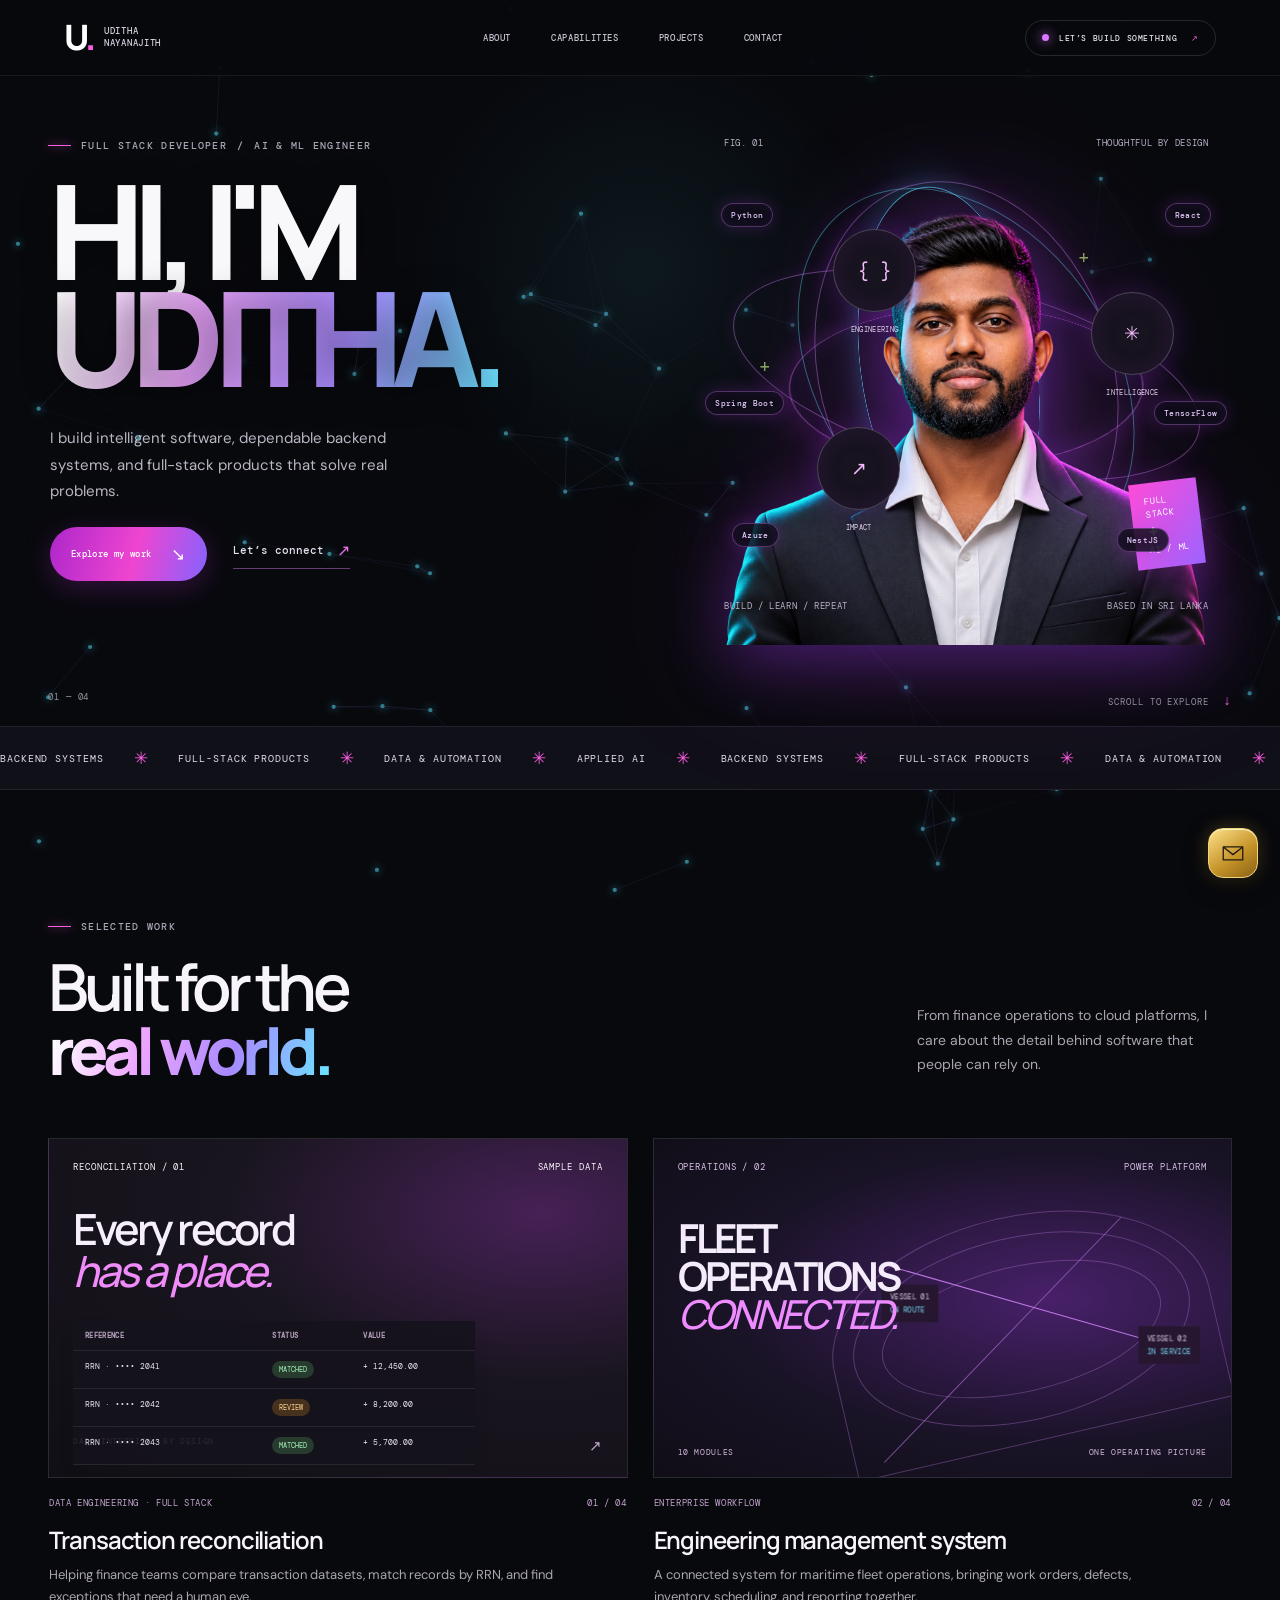
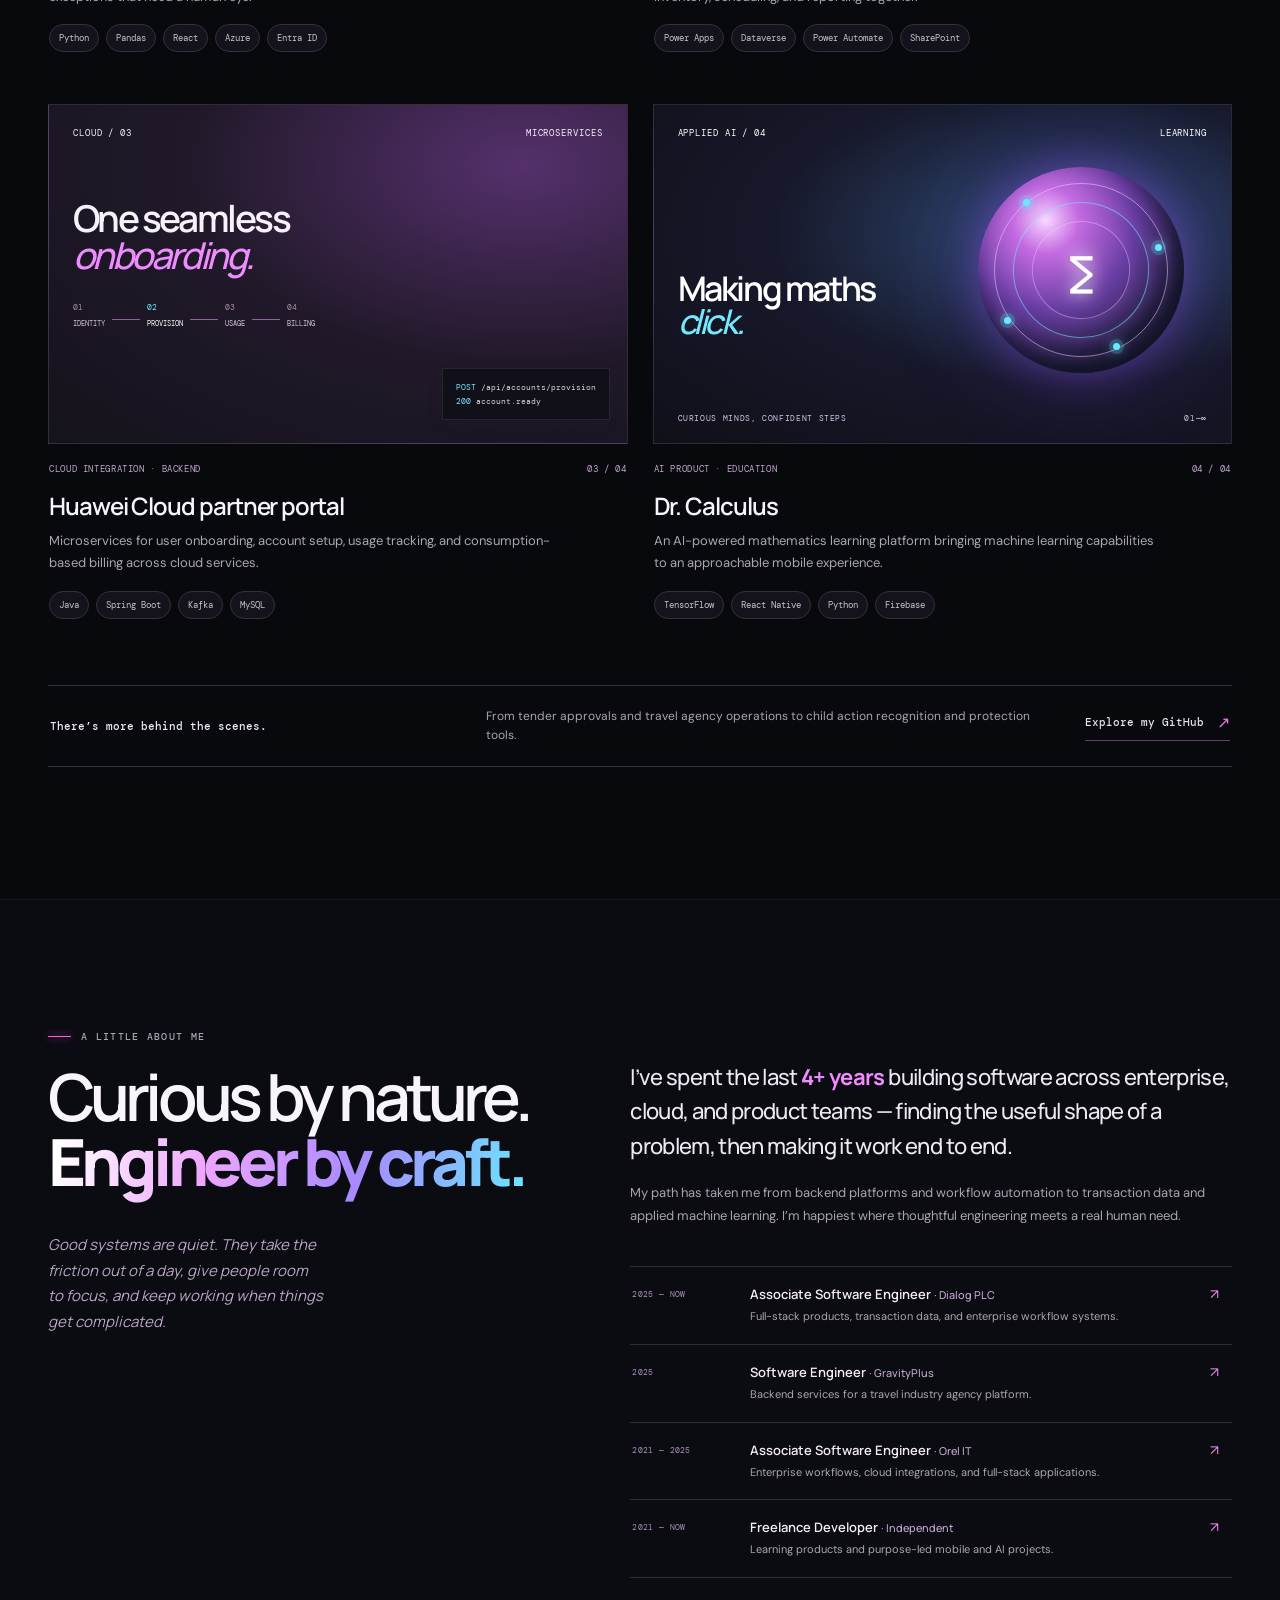
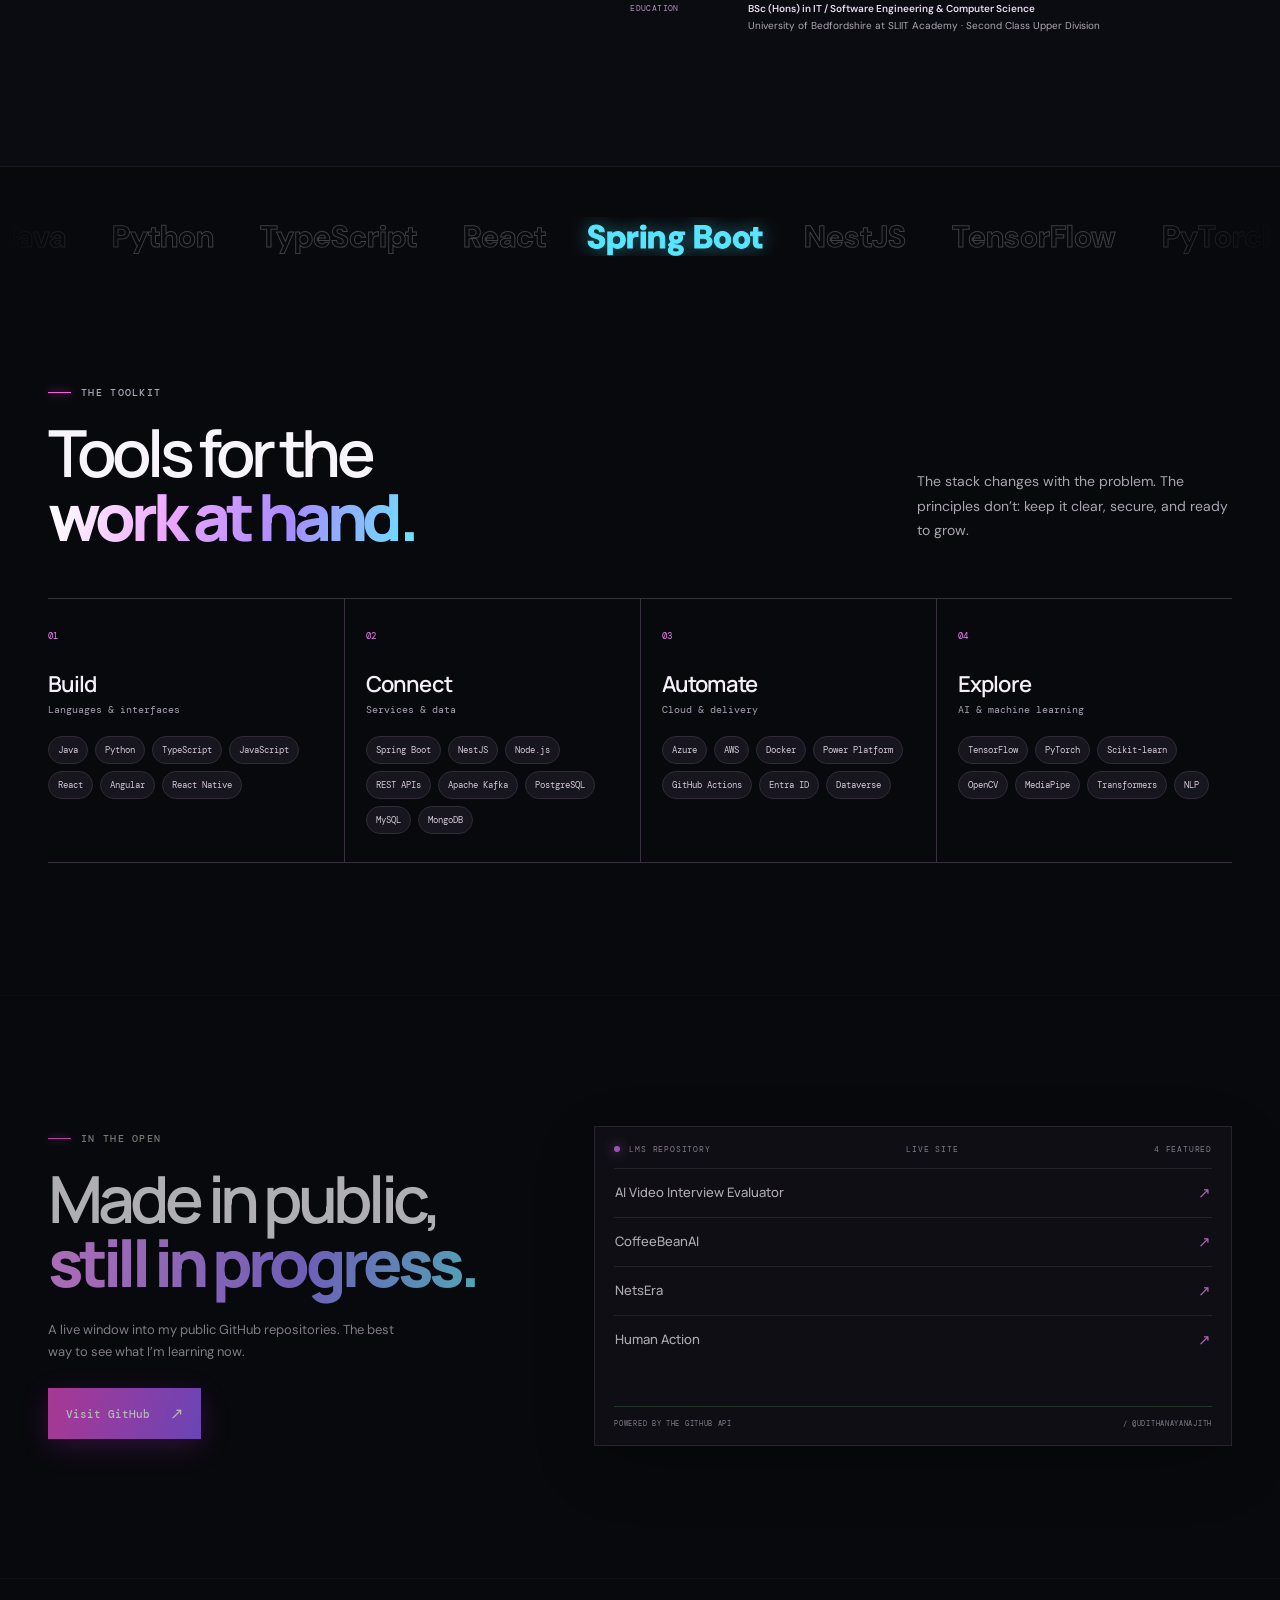
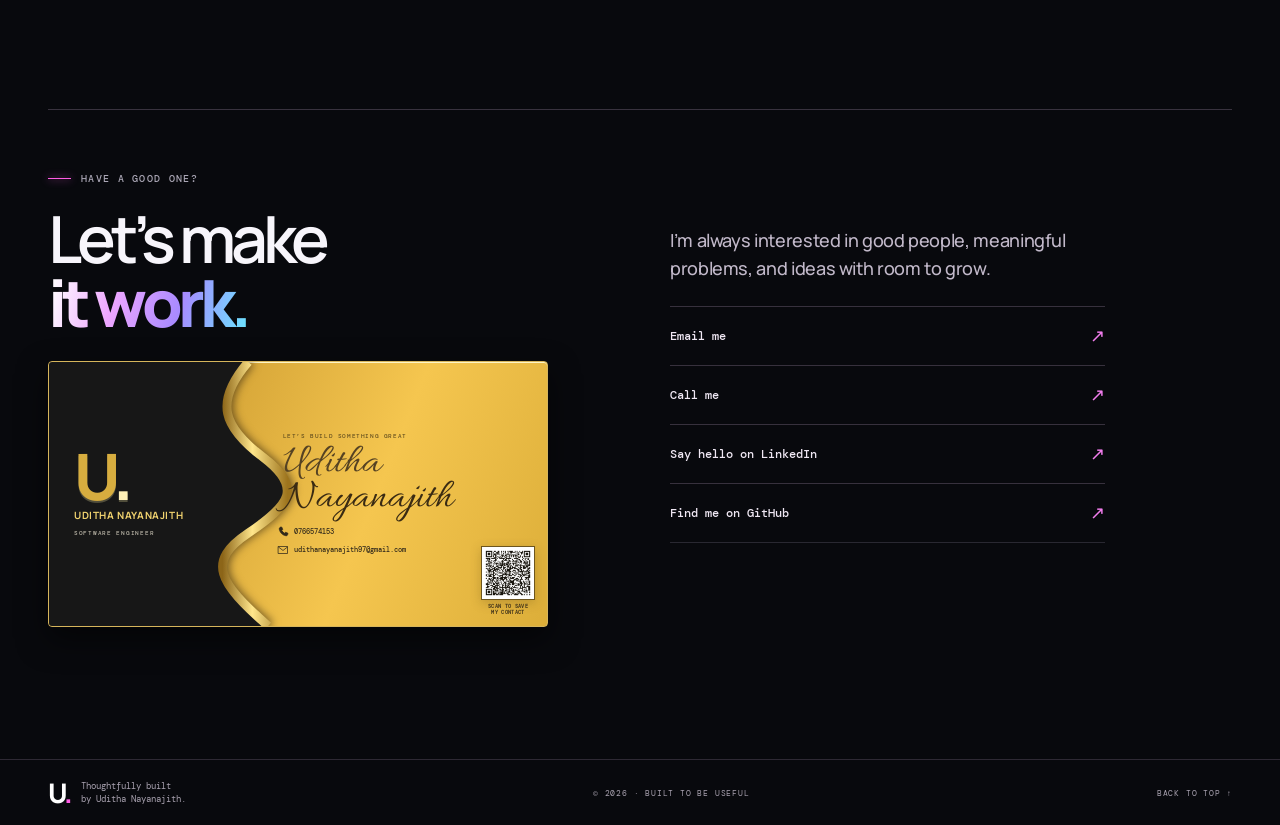
<file: index.html>
﻿<!doctype html>
<html lang="en">
  <head>
    <meta charset="UTF-8" />
    <meta name="viewport" content="width=device-width, initial-scale=1.0" />
    <meta name="theme-color" content="#08090d" />
    <meta
      name="description"
      content="Uditha Nayanajith is a software engineer building enterprise applications, backend systems, and AI-enabled products."
    />
    <meta property="og:title" content="Uditha Nayanajith — Software Engineer" />
    <meta
      property="og:description"
      content="Full-stack engineering, reliable backend systems, and thoughtful applications of AI."
    />
    <meta property="og:type" content="website" />
    <title>Uditha Nayanajith — Software Engineer</title>
    <link rel="preconnect" href="https://fonts.googleapis.com" />
    <link rel="preconnect" href="https://fonts.gstatic.com" crossorigin />
    <link
      href="https://fonts.googleapis.com/css2?family=Allura&family=DM+Mono:wght@400;500&family=DM+Sans:wght@400;500;600;700&family=Manrope:wght@400;500;600;700;800&display=swap"
      rel="stylesheet"
    />
    <link rel="stylesheet" href="./styles.css" />
    <link rel="stylesheet" href="./theme.css" />
    <link rel="stylesheet" href="./avatar.css" />
    <link rel="stylesheet" href="./background.css" />
    <script src="./script.js" defer></script>
  </head>

  <body>
    <canvas
      class="background-network"
      id="background-network"
      aria-hidden="true"
    ></canvas>
    <div class="background-glow" id="background-glow" aria-hidden="true"></div>
    <a class="skip-link" href="#main">Skip to content</a>
    <header class="site-header">
      <a class="wordmark" href="#top" aria-label="Uditha Nayanajith, home"
        ><span class="wordmark-mark">U<span>.</span></span
        ><span class="wordmark-name">UDITHA<br />NAYANAJITH</span></a
      >
      <nav class="desktop-nav" aria-label="Main navigation">
        <a href="#about">About</a><a href="#stack">Capabilities</a
        ><a href="#work">Projects</a><a href="#contact">Contact</a>
      </nav>
      <div class="header-tools">
        <a class="header-availability" href="#contact"
          ><span class="status-dot"></span> LET’S BUILD SOMETHING
          <span aria-hidden="true">↗</span></a
        >
        <!-- <button
          class="theme-toggle"
          type="button"
          aria-label="Switch to light theme"
          aria-pressed="false"
        >
          <span class="theme-sun">☼</span><span class="theme-moon">☾</span>
        </button> -->
      </div>
      <button class="menu-toggle" aria-label="Open menu" aria-expanded="false">
        <span></span><span></span>
      </button>
    </header>
    <main id="main">
      <section class="hero section-shell" id="top">
        <div class="hero-copy">
          <p class="eyebrow">
            <span class="eyebrow-line"></span> FULL STACK DEVELOPER
            <span class="eyebrow-divider">/</span> AI & ML ENGINEER
          </p>
          <h1>HI, I'M<br /><em>UDITHA.</em></h1>
          <div class="hero-bottom">
            <p class="hero-intro">
              I build intelligent software, dependable backend systems, and
              full-stack products that solve real problems.
            </p>
            <div class="hero-actions">
              <a class="button button-dark" href="#work"
                >Explore my work <span>↘</span></a
              ><a
                class="text-link"
                href="https://www.linkedin.com/in/uditha-nayanagith-a06a1a17b/"
                target="_blank"
                rel="noreferrer"
                >Let’s connect <span>↗</span></a
              >
            </div>
          </div>
        </div>
        <div
          class="hero-art"
          aria-label="Animated 3D-style portrait avatar of Uditha Nayanajith"
          role="img"
        >
          <div class="art-label art-label-top">
            <span>FIG. 01</span><span>THOUGHTFUL BY DESIGN</span>
          </div>
          <div class="orbit orbit-a"></div>
          <div class="orbit orbit-b"></div>
          <div class="orbit orbit-c"></div>
          <img
            class="hero-avatar"
            src="./avatar.png"
            alt=""
            fetchpriority="high"
          />
          <div class="orbit-node node-one">
            <span class="node-icon">{ }</span><small>ENGINEERING</small>
          </div>
          <div class="orbit-node node-two">
            <span class="node-icon">✳</span><small>INTELLIGENCE</small>
          </div>
          <div class="orbit-node node-three">
            <span class="node-icon">↗</span><small>IMPACT</small>
          </div>
          <span class="art-cross cross-one">+</span
          ><span class="art-cross cross-two">+</span
          ><span class="art-cross cross-three">+</span>
          <div class="art-label art-label-bottom">
            <span>BUILD / LEARN / REPEAT</span><span>BASED IN SRI LANKA</span>
          </div>
          <div class="art-stamp">
            FULL<br />STACK<br /><b>+</b><br />AI / ML
          </div>
          <span class="tech-chip tech-python" aria-hidden="true">Python</span>
          <span class="tech-chip tech-react" aria-hidden="true">React</span>
          <span class="tech-chip tech-spring" aria-hidden="true"
            >Spring Boot</span
          >
          <span class="tech-chip tech-tensorflow" aria-hidden="true"
            >TensorFlow</span
          >
          <span class="tech-chip tech-azure" aria-hidden="true">Azure</span>
          <span class="tech-chip tech-nest" aria-hidden="true">NestJS</span>
        </div>
        <div class="hero-index">
          <span>01 — 04</span><span>SCROLL TO EXPLORE <b>↓</b></span>
        </div>
      </section>

      <section class="signal-band" aria-label="Areas of focus">
        <div class="signal-inner">
          <div class="signal-group">
            <span>BACKEND SYSTEMS</span>
            <span>FULL-STACK PRODUCTS</span>
            <span>DATA & AUTOMATION</span>
            <span>APPLIED AI</span>
          </div>
          <div class="signal-group" aria-hidden="true">
            <span>BACKEND SYSTEMS</span>
            <span>FULL-STACK PRODUCTS</span>
            <span>DATA & AUTOMATION</span>
            <span>APPLIED AI</span>
          </div>
        </div>
      </section>

      <section class="work section-shell section-pad" id="work">
        <div class="section-heading">
          <div>
            <p class="eyebrow">
              <span class="eyebrow-line"></span> SELECTED WORK
            </p>
            <h2>Built for the<br /><em>real world.</em></h2>
          </div>
          <p class="section-note">
            From finance operations to cloud platforms, I care about the detail
            behind software that people can rely on.
          </p>
        </div>
        <div class="project-grid">
          <article class="project-card project-featured reveal">
            <div class="project-visual visual-ledger">
              <div class="visual-topline">
                <span>RECONCILIATION / 01</span><span>SAMPLE DATA</span>
              </div>
              <div class="ledger-title">
                Every record<br /><em>has a place.</em>
              </div>
              <div class="ledger-table">
                <div><b>REFERENCE</b><b>STATUS</b><b>VALUE</b></div>
                <div>
                  <span>RRN · •••• 2041</span
                  ><span class="pill matched">MATCHED</span
                  ><span>+ 12,450.00</span>
                </div>
                <div>
                  <span>RRN · •••• 2042</span
                  ><span class="pill exception">REVIEW</span
                  ><span>+ 8,200.00</span>
                </div>
                <div>
                  <span>RRN · •••• 2043</span
                  ><span class="pill matched">MATCHED</span
                  ><span>+ 5,700.00</span>
                </div>
              </div>
              <div class="ledger-foot">
                <span>DATA INTEGRITY, BY DESIGN</span><span>↗</span>
              </div>
            </div>
            <div class="project-info">
              <div class="project-meta">
                <span>DATA ENGINEERING · FULL STACK</span><span>01 / 04</span>
              </div>
              <h3>Transaction reconciliation</h3>
              <p>
                Helping finance teams compare transaction datasets, match
                records by RRN, and find exceptions that need a human eye.
              </p>
              <div class="tag-list">
                <span>Python</span><span>Pandas</span><span>React</span
                ><span>Azure</span><span>Entra ID</span>
              </div>
            </div>
          </article>
          <article class="project-card reveal">
            <div class="project-visual visual-fleet">
              <div class="visual-topline">
                <span>OPERATIONS / 02</span><span>POWER PLATFORM</span>
              </div>
              <div class="fleet-caption">
                FLEET<br />OPERATIONS<br /><em>CONNECTED.</em>
              </div>
              <div class="fleet-schematic">
                <div class="ship ship-a">VESSEL 01 <b>ON ROUTE</b></div>
                <div class="ship ship-b">VESSEL 02 <b>IN SERVICE</b></div>
                <div class="route route-a"></div>
                <div class="route route-b"></div>
                <div class="fleet-dot dot-a"></div>
                <div class="fleet-dot dot-b"></div>
              </div>
              <div class="fleet-stat">
                <span>10 MODULES</span><span>ONE OPERATING PICTURE</span>
              </div>
            </div>
            <div class="project-info">
              <div class="project-meta">
                <span>ENTERPRISE WORKFLOW</span><span>02 / 04</span>
              </div>
              <h3>Engineering management system</h3>
              <p>
                A connected system for maritime fleet operations, bringing work
                orders, defects, inventory, scheduling, and reporting together.
              </p>
              <div class="tag-list">
                <span>Power Apps</span><span>Dataverse</span
                ><span>Power Automate</span><span>SharePoint</span>
              </div>
            </div>
          </article>
          <article class="project-card reveal">
            <div class="project-visual visual-cloud">
              <div class="visual-topline">
                <span>CLOUD / 03</span><span>MICROSERVICES</span>
              </div>
              <div class="cloud-title">
                One seamless<br /><em>onboarding.</em>
              </div>
              <div class="cloud-flow">
                <div class="flow-node"><span>01</span>IDENTITY</div>
                <div class="flow-line"></div>
                <div class="flow-node active"><span>02</span>PROVISION</div>
                <div class="flow-line"></div>
                <div class="flow-node"><span>03</span>USAGE</div>
                <div class="flow-line"></div>
                <div class="flow-node"><span>04</span>BILLING</div>
              </div>
              <div class="cloud-code">
                <span>POST</span> /api/accounts/provision<br /><span>200</span>
                account.ready
              </div>
            </div>
            <div class="project-info">
              <div class="project-meta">
                <span>CLOUD INTEGRATION · BACKEND</span><span>03 / 04</span>
              </div>
              <h3>Huawei Cloud partner portal</h3>
              <p>
                Microservices for user onboarding, account setup, usage
                tracking, and consumption-based billing across cloud services.
              </p>
              <div class="tag-list">
                <span>Java</span><span>Spring Boot</span><span>Kafka</span
                ><span>MySQL</span>
              </div>
            </div>
          </article>
          <article class="project-card reveal">
            <div class="project-visual visual-neural">
              <div class="visual-topline">
                <span>APPLIED AI / 04</span><span>LEARNING</span>
              </div>
              <div class="neural-orb">
                <div class="neural-ring ring-a"></div>
                <div class="neural-ring ring-b"></div>
                <div class="neural-ring ring-c"></div>
                <div class="neural-point p-a"></div>
                <div class="neural-point p-b"></div>
                <div class="neural-point p-c"></div>
                <div class="neural-point p-d"></div>
                <span>∑</span>
              </div>
              <div class="neural-copy">Making maths<br /><em>click.</em></div>
              <div class="neural-bottom">
                <span>CURIOUS MINDS, CONFIDENT STEPS</span><span>01—∞</span>
              </div>
            </div>
            <div class="project-info">
              <div class="project-meta">
                <span>AI PRODUCT · EDUCATION</span><span>04 / 04</span>
              </div>
              <h3>Dr. Calculus</h3>
              <p>
                An AI-powered mathematics learning platform bringing machine
                learning capabilities to an approachable mobile experience.
              </p>
              <div class="tag-list">
                <span>TensorFlow</span><span>React Native</span
                ><span>Python</span><span>Firebase</span>
              </div>
            </div>
          </article>
        </div>
        <div class="more-work">
          <p>There’s more behind the scenes.</p>
          <p>
            From tender approvals and travel agency operations to child action
            recognition and protection tools.
          </p>
          <a
            class="text-link"
            href="https://github.com/udithanayanajith?tab=repositories"
            target="_blank"
            rel="noreferrer"
            >Explore my GitHub <span>↗</span></a
          >
        </div>
      </section>

      <section class="about section-pad" id="about">
        <div class="section-shell about-layout">
          <div class="about-heading">
            <p class="eyebrow">
              <span class="eyebrow-line"></span> A LITTLE ABOUT ME
            </p>
            <h2>Curious by nature.<br /><em>Engineer by craft.</em></h2>
            <div class="about-aside">
              Good systems are quiet. They take the friction out of a day, give
              people room to focus, and keep working when things get
              complicated.
            </div>
          </div>
          <div class="about-content">
            <p class="about-lead">
              I’ve spent the last <strong>4+ years</strong> building software
              across enterprise, cloud, and product teams — finding the useful
              shape of a problem, then making it work end to end.
            </p>
            <p>
              My path has taken me from backend platforms and workflow
              automation to transaction data and applied machine learning. I’m
              happiest where thoughtful engineering meets a real human need.
            </p>
            <div class="experience-list">
              <div class="experience-row">
                <span class="experience-date">2025 — NOW</span>
                <div>
                  <h3>
                    Associate Software Engineer <small>· Dialog PLC</small>
                  </h3>
                  <p>
                    Full-stack products, transaction data, and enterprise
                    workflow systems.
                  </p>
                </div>
                <span class="experience-arrow">↗</span>
              </div>
              <div class="experience-row">
                <span class="experience-date">2025</span>
                <div>
                  <h3>Software Engineer <small>· GravityPlus</small></h3>
                  <p>Backend services for a travel industry agency platform.</p>
                </div>
                <span class="experience-arrow">↗</span>
              </div>
              <div class="experience-row">
                <span class="experience-date">2021 — 2025</span>
                <div>
                  <h3>Associate Software Engineer <small>· Orel IT</small></h3>
                  <p>
                    Enterprise workflows, cloud integrations, and full-stack
                    applications.
                  </p>
                </div>
                <span class="experience-arrow">↗</span>
              </div>
              <div class="experience-row">
                <span class="experience-date">2021 — NOW</span>
                <div>
                  <h3>Freelance Developer <small>· Independent</small></h3>
                  <p>
                    Learning products and purpose-led mobile and AI projects.
                  </p>
                </div>
                <span class="experience-arrow">↗</span>
              </div>
            </div>
            <div class="education-line">
              <span>EDUCATION</span>
              <p>
                <b>BSc (Hons) in IT / Software Engineering & Computer Science</b
                ><br />University of Bedfordshire at SLIIT Academy · Second
                Class Upper Division
              </p>
            </div>
          </div>
        </div>
      </section>
      <div class="marquee">
        <div class="track">
          <span>Java</span><span>Python</span><span>TypeScript</span
          ><span>React</span><span>Spring Boot</span><span>NestJS</span
          ><span>TensorFlow</span><span>PyTorch</span><span>Kafka</span
          ><span>Docker</span><span>Azure</span><span>AWS</span
          ><span>PostgreSQL</span><span>OpenCV</span> <span>Java</span
          ><span>Python</span><span>TypeScript</span><span>React</span
          ><span>Spring Boot</span><span>NestJS</span><span>TensorFlow</span
          ><span>PyTorch</span><span>Kafka</span><span>Docker</span
          ><span>Azure</span><span>AWS</span><span>PostgreSQL</span
          ><span>OpenCV</span>
        </div>
      </div>

      <section class="stack section-shell section-pad" id="stack">
        <div class="section-heading">
          <div>
            <p class="eyebrow">
              <span class="eyebrow-line"></span> THE TOOLKIT
            </p>
            <h2>Tools for the<br /><em>work at hand.</em></h2>
          </div>
          <p class="section-note">
            The stack changes with the problem. The principles don’t: keep it
            clear, secure, and ready to grow.
          </p>
        </div>
        <div class="stack-grid">
          <div class="stack-group">
            <span class="stack-number">01</span>
            <h3>Build</h3>
            <p>Languages & interfaces</p>
            <div class="stack-chips">
              <span>Java</span><span>Python</span><span>TypeScript</span
              ><span>JavaScript</span><span>React</span><span>Angular</span
              ><span>React Native</span>
            </div>
          </div>
          <div class="stack-group">
            <span class="stack-number">02</span>
            <h3>Connect</h3>
            <p>Services & data</p>
            <div class="stack-chips">
              <span>Spring Boot</span><span>NestJS</span><span>Node.js</span
              ><span>REST APIs</span><span>Apache Kafka</span
              ><span>PostgreSQL</span><span>MySQL</span><span>MongoDB</span>
            </div>
          </div>
          <div class="stack-group">
            <span class="stack-number">03</span>
            <h3>Automate</h3>
            <p>Cloud & delivery</p>
            <div class="stack-chips">
              <span>Azure</span><span>AWS</span><span>Docker</span
              ><span>Power Platform</span><span>GitHub Actions</span
              ><span>Entra ID</span><span>Dataverse</span>
            </div>
          </div>
          <div class="stack-group">
            <span class="stack-number">04</span>
            <h3>Explore</h3>
            <p>AI & machine learning</p>
            <div class="stack-chips">
              <span>TensorFlow</span><span>PyTorch</span
              ><span>Scikit-learn</span><span>OpenCV</span><span>MediaPipe</span
              ><span>Transformers</span><span>NLP</span>
            </div>
          </div>
        </div>
      </section>

      <section class="github section-pad">
        <div class="section-shell github-layout">
          <div>
            <p class="eyebrow">
              <span class="eyebrow-line"></span> IN THE OPEN
            </p>
            <h2>Made in public,<br /><em>still in progress.</em></h2>
            <p class="github-intro">
              A live window into my public GitHub repositories. The best way to
              see what I’m learning now.
            </p>
            <a
              class="button button-light"
              href="https://github.com/udithanayanajith?tab=repositories"
              target="_blank"
              rel="noreferrer"
              >Visit GitHub <span>↗</span></a
            >
          </div>
          <div class="github-panel">
            <div class="github-panel-head">
              <span
                ><i class="status-dot"></i
                ><a
                  href="https://github.com/udithanayanajith/LMS"
                  target="_blank"
                  rel="noopener noreferrer"
                  aria-label="LMS source code on GitHub"
                  >LMS REPOSITORY</a
                ></span
              >
              <a
                href="https://udithanayanajith.github.io/LMS/"
                target="_blank"
                rel="noopener noreferrer"
                >LIVE SITE</a
              >
              <span id="github-count">FETCHING…</span>
            </div>
            <div id="repo-list" class="repo-list" aria-live="polite">
              <div class="repo-loading"><i></i><i></i><i></i></div>
            </div>
            <div class="github-panel-foot">
              <span>POWERED BY THE GITHUB API</span
              ><span id="github-updated">/ UDITHANAYANajith</span>
            </div>
          </div>
        </div>
      </section>

      <section class="contact section-shell section-pad" id="contact">
        <div class="contact-rule"></div>
        <div class="contact-layout">
          <div>
            <p class="eyebrow">
              <span class="eyebrow-line"></span> HAVE A GOOD ONE?
            </p>
            <h2>Let’s make<br /><em>it work.</em></h2>
            <article
              class="business-card business-card-compact"
              aria-label="Uditha Nayanajith business card preview"
            >
              <svg
                class="business-card-ribbon"
                viewBox="0 0 1000 540"
                preserveAspectRatio="none"
                aria-hidden="true"
              >
                <defs>
                  <linearGradient
                    id="card-ribbon-gold-compact"
                    x1="0"
                    y1="0"
                    x2="1"
                    y2="0"
                  >
                    <stop offset="0" stop-color="#8c6518" />
                    <stop offset="0.46" stop-color="#ffe68b" />
                    <stop offset="1" stop-color="#9d741d" />
                  </linearGradient>
                </defs>
                <path
                  class="business-card-dark-shape"
                  d="M0 0H400C330 83 350 133 430 195S485 292 400 350 340 451 440 540H0Z"
                />
                <path
                  class="business-card-gold-stroke business-card-compact-ribbon"
                  d="M400 0C330 83 350 133 430 195S485 292 400 350 340 451 440 540"
                />
              </svg>
              <div class="business-card-brand">
                <span class="business-card-monogram">U<span>.</span></span>
                <span class="business-card-label">UDITHA NAYANAJITH</span>
                <span class="business-card-role">SOFTWARE ENGINEER</span>
              </div>
              <div class="business-card-main">
                <p class="business-card-kicker">LET’S BUILD SOMETHING GREAT</p>

                <h3>Uditha<br /><em>Nayanajith</em></h3>
                <div class="business-card-details">
                  <a href="tel:+94766574153">
                    <svg viewBox="0 0 24 24" aria-hidden="true">
                      <path
                        d="M6.6 2.8 9.4 2l2.1 5-2.2 1.7a15 15 0 0 0 6 6l1.7-2.2 5 2.1-.8 2.8a3 3 0 0 1-3.2 2.2A18 18 0 0 1 4.4 6a3 3 0 0 1 2.2-3.2Z"
                      />
                    </svg>
                    <span>0766574153</span>
                  </a>
                  <a href="mailto:udithanayanajith97@gmail.com">
                    <svg viewBox="0 0 24 24" aria-hidden="true">
                      <path d="M3 5h18v14H3zM3 6l9 7 9-7" />
                    </svg>
                    <span>udithanayanajith97@gmail.com</span>
                  </a>
                </div>
                <div class="business-card-qr">
                  <img
                    src="./assets/uditha-contact-qr.png"
                    alt="QR code to save Uditha Nayanajith’s contact"
                    width="160"
                    height="160"
                  />
                  <span>SCAN TO SAVE<br />MY CONTACT</span>
                </div>
              </div>
            </article>
          </div>

          <div class="contact-copy">
            <p>
              I’m always interested in good people, meaningful problems, and
              ideas with room to grow.
            </p>
            <a class="contact-link" href="mailto:udithanayanajith97@gmail.com"
              ><span>Email me</span><b>↗</b></a
            ><a class="contact-link" href="tel:+94766574153"
              ><span>Call me</span><b>↗</b></a
            ><a
              class="contact-link"
              href="https://www.linkedin.com/in/uditha-nayanagith-a06a1a17b/"
              target="_blank"
              rel="noreferrer"
              ><span>Say hello on LinkedIn</span><b>↗</b></a
            ><a
              class="contact-link"
              href="https://github.com/udithanayanajith"
              target="_blank"
              rel="noreferrer"
              ><span>Find me on GitHub</span><b>↗</b></a
            >
          </div>
        </div>
      </section>
    </main>
    <footer class="site-footer">
      <div class="footer-brand">
        <span class="wordmark-mark">U<span>.</span></span
        ><span>Thoughtfully built<br />by Uditha Nayanajith.</span>
      </div>
      <span class="footer-note"
        >© <span id="year">2026</span> · BUILT TO BE USEFUL</span
      ><a href="#top" class="back-top">BACK TO TOP ↑</a>
    </footer>
    <button
      class="business-card-launcher"
      type="button"
      aria-label="Open Uditha Nayanajith’s business card"
      aria-haspopup="dialog"
      aria-controls="business-card-dialog"
    >
      <svg viewBox="0 0 32 32" aria-hidden="true">
        <path d="M4 8.5h24v16H4zM4.8 9.3 16 18l11.2-8.7" />
      </svg>
    </button>
    <dialog
      class="business-card-dialog"
      id="business-card-dialog"
      aria-label="Uditha Nayanajith’s business card"
    >
      <button
        class="business-card-close"
        type="button"
        aria-label="Close business card"
      >
        ×
      </button>
      <article class="business-card">
        <svg
          class="business-card-ribbon"
          viewBox="0 0 1000 540"
          preserveAspectRatio="none"
          aria-hidden="true"
        >
          <defs>
            <linearGradient id="card-ribbon-gold" x1="0" y1="0" x2="1" y2="0">
              <stop offset="0" stop-color="#8c6518" />
              <stop offset="0.46" stop-color="#ffe68b" />
              <stop offset="1" stop-color="#9d741d" />
            </linearGradient>
          </defs>
          <path
            class="business-card-dark-shape"
            d="M0 0H400C330 83 350 133 430 195S485 292 400 350 340 451 440 540H0Z"
          />
          <path
            class="business-card-gold-stroke"
            d="M400 0C330 83 350 133 430 195S485 292 400 350 340 451 440 540"
          />
        </svg>
        <div class="business-card-brand">
          <span class="business-card-monogram">U<span>.</span></span>
          <span class="business-card-label">UDITHA NAYANAJITH</span>
          <span class="business-card-role">SOFTWARE ENGINEER</span>
        </div>
        <div class="business-card-main">
          <p class="business-card-kicker">LET’S BUILD SOMETHING GREAT</p>
          <h3>Uditha<br /><em>Nayanajith</em></h3>
          <div class="business-card-details">
            <a href="tel:+94766574153">
              <svg viewBox="0 0 24 24" aria-hidden="true">
                <path
                  d="M6.6 2.8 9.4 2l2.1 5-2.2 1.7a15 15 0 0 0 6 6l1.7-2.2 5 2.1-.8 2.8a3 3 0 0 1-3.2 2.2A18 18 0 0 1 4.4 6a3 3 0 0 1 2.2-3.2Z"
                />
              </svg>
              <span>0766574153</span>
            </a>
            <a href="mailto:udithanayanajith97@gmail.com">
              <svg viewBox="0 0 24 24" aria-hidden="true">
                <path d="M3 5h18v14H3zM3 6l9 7 9-7" />
              </svg>
              <span>udithanayanajith97@gmail.com</span>
            </a>
          </div>
          <div class="business-card-qr">
            <img
              src="./assets/uditha-contact-qr.png"
              alt="QR code with Uditha Nayanajith’s name, phone number, and email as a saveable contact"
              width="160"
              height="160"
            />
            <span>SCAN TO SAVE<br />MY CONTACT</span>
          </div>
        </div>
      </article>
    </dialog>
    <div class="mobile-menu" aria-hidden="true">
      <a href="#work">Work <span>01</span></a
      ><a href="#about">About <span>02</span></a
      ><a href="#stack">Stack <span>03</span></a
      ><a href="#contact">Contact <span>04</span></a
      ><a
        class="mobile-social"
        href="https://github.com/udithanayanajith"
        target="_blank"
        rel="noreferrer"
        >GitHub ↗</a
      >
    </div>
  </body>
</html>
</file>
<file: styles.css>
﻿:root {
  --paper: #f4f2ec;
  --ink: #18211e;
  --muted: #6c746e;
  --line: #d9d9ce;
  --green: #c8f169;
  --deep: #17241f;
  --mono: "DM Mono", monospace;
  --sans: "DM Sans", sans-serif;
  --display: "Manrope", sans-serif;
  --shell: 1240px;
}
* {
  box-sizing: border-box;
}
html {
  scroll-behavior: smooth;
  scroll-padding-top: 90px;
}
body {
  margin: 0;
  background: var(--paper);
  color: var(--ink);
  font-family: var(--sans);
  -webkit-font-smoothing: antialiased;
}
a {
  color: inherit;
  text-decoration: none;
}
button {
  font: inherit;
}
.skip-link {
  position: absolute;
  top: -50px;
  left: 16px;
  z-index: 20;
  padding: 12px;
  background: var(--green);
  color: var(--ink);
}
.skip-link:focus {
  top: 12px;
}
.section-shell {
  width: min(var(--shell), calc(100% - 96px));
  margin-inline: auto;
}
.site-header {
  height: 86px;
  display: flex;
  align-items: center;
  justify-content: space-between;
  padding: 0 48px;
  border-bottom: 1px solid var(--line);
  position: relative;
  z-index: 10;
}
.wordmark {
  display: flex;
  align-items: center;
  gap: 11px;
}
.wordmark-mark {
  font: 800 35px/0.9 var(--display);
  letter-spacing: -3px;
}
.wordmark-mark span {
  color: #78a938;
}
.wordmark-name {
  font: 500 9px/1.3 var(--mono);
  letter-spacing: 0.08em;
}
.desktop-nav {
  display: flex;
  gap: 40px;
  margin-left: 80px;
}
.desktop-nav a,
.header-availability {
  font: 500 11px var(--mono);
  letter-spacing: 0.03em;
}
.desktop-nav a {
  color: #536059;
  transition: color 0.2s;
}
.desktop-nav a:hover {
  color: #93b94d;
}
.header-availability {
  border: 1px solid var(--line);
  border-radius: 30px;
  padding: 12px 16px;
  display: flex;
  align-items: center;
  gap: 10px;
}
.header-availability > span:last-child {
  color: #8aa650;
  margin-left: 4px;
}
.marquee {
  margin-top: 50px;
  overflow: hidden;
  mask-image: linear-gradient(
    90deg,
    transparent,
    #000 12%,
    #000 88%,
    transparent
  );
}
.track {
  display: flex;
  gap: 46px;
  width: max-content;
  animation: scrollx 32s linear infinite;
  will-change: transform;
}
.track:hover {
  animation-play-state: paused;
}
@keyframes scrollx {
  to {
    transform: translateX(-50%);
  }
}
.track span {
  font-size: 1.9rem;
  font-weight: 800;
  color: transparent;
  -webkit-text-stroke: 1px rgba(255, 255, 255, 0.22);
  white-space: nowrap;
  transition: 0.3s;
}
.track span:hover {
  color: var(--cyan);
  -webkit-text-stroke: 1px var(--cyan);
}
.track span.is-centered {
  color: var(--cyan);
  -webkit-text-stroke: 1px var(--cyan);
  text-shadow: 0 0 18px #58e6ff99;
  opacity: 1;
  transform: scale(1.06);
}
.status-dot {
  width: 7px;
  height: 7px;
  background: #85b948;
  border-radius: 50%;
  display: inline-block;
  box-shadow: 0 0 0 4px #85b9481d;
}
.menu-toggle {
  display: none;
}
.hero {
  min-height: 634px;
  /* padding-top: 73px; */
  position: relative;
  display: grid;
  grid-template-columns: 1fr 0.83fr;
  align-items: center;
  gap: 28px;
}
.hero-copy {
  z-index: 1;
  padding-bottom: 36px;
}
.eyebrow {
  font: 500 10px var(--mono);
  letter-spacing: 0.12em;
  color: #778078;
  display: flex;
  align-items: center;
  gap: 10px;
  margin: 0 0 25px;
}
.eyebrow-line {
  width: 23px;
  height: 1px;
  background: #83a44f;
  display: inline-block;
}
.eyebrow-divider {
  color: #b0b5ac;
}
.hero h1,
.section-heading h2,
.about-heading h2,
.github h2,
.contact h2 {
  font: 600 clamp(48px, 6.1vw, 81px)/0.99 var(--display);
  letter-spacing: -0.075em;
  margin: 0;
}
.hero h1 em,
.section-heading h2 em,
.about-heading h2 em,
.github h2 em,
.contact h2 em {
  font-weight: 500;
  color: #8aa266;
}
.hero-bottom {
  margin-top: 35px;
  padding-left: 2px;
}
.hero-intro {
  max-width: 370px;
  font-size: 15px;
  line-height: 1.75;
  color: #626b64;
  margin: 0 0 23px;
}
.hero-actions {
  display: flex;
  align-items: center;
  gap: 26px;
}
.button {
  font: 500 11px var(--mono);
  display: inline-flex;
  align-items: center;
  gap: 20px;
  padding: 15px 18px;
  transition:
    transform 0.2s,
    background 0.2s;
}
.button:hover {
  transform: translateY(-2px);
}
.button-dark {
  background: var(--ink);
  color: white;
}
.button-dark span {
  color: var(--green);
  font-size: 17px;
}
.text-link {
  font: 500 11px var(--mono);
  display: inline-flex;
  align-items: center;
  gap: 13px;
  border-bottom: 1px solid #b7c29f;
  padding-bottom: 7px;
}
.text-link span {
  font-size: 16px;
  color: #89a452;
}
.hero-art {
  height: 466px;
  position: relative;
  border-radius: 48% 48% 43% 43%;
  overflow: hidden;
  background: radial-gradient(
    ellipse at 47% 48%,
    #dce9c6 0%,
    #d7e4c1 25%,
    #e9ecdf 53%,
    #f4f2ec 72%
  );
  display: grid;
  place-items: center;
}
.hero-art:before,
.hero-art:after {
  content: "";
  position: absolute;
  border: 1px solid #aec08b66;
  border-radius: 50%;
  inset: 8%;
  transform: rotate(-21deg);
}
.hero-art:after {
  inset: 16% 2%;
  transform: rotate(54deg);
  border-color: #b9c99466;
}
.art-label {
  position: absolute;
  z-index: 2;
  width: 100%;
  padding: 0 24px;
  display: flex;
  justify-content: space-between;
  font: 9px var(--mono);
  letter-spacing: 0.07em;
  color: #78836d;
}
.art-label-top {
  top: 22px;
}
.art-label-bottom {
  bottom: 23px;
}
.orbit {
  position: absolute;
  border: 1px solid #9db17475;
  border-radius: 50%;
  width: 80%;
  height: 42%;
  transform: rotate(-31deg);
}
.orbit-a {
  width: 77%;
  height: 56%;
  transform: rotate(54deg);
}
.orbit-b {
  width: 90%;
  height: 35%;
  transform: rotate(14deg);
}
.orbit-c {
  width: 55%;
  height: 76%;
  transform: rotate(-18deg);
}
.art-core {
  width: 123px;
  height: 123px;
  border-radius: 50%;
  display: grid;
  place-items: center;
  background: #17241f;
  color: #d0f187;
  font: 700 48px var(--display);
  position: relative;
  z-index: 2;
  box-shadow: 0 14px 55px #31452236;
}
.art-core i {
  position: absolute;
  width: 10px;
  height: 10px;
  background: var(--green);
  border-radius: 50%;
  right: 7px;
  top: 26px;
  box-shadow: 0 0 0 6px #c8f16933;
}
.orbit-node {
  position: absolute;
  z-index: 2;
  width: 72px;
  height: 72px;
  background: #f5f3ed;
  border: 1px solid #d4dbc8;
  border-radius: 50%;
  display: flex;
  align-items: center;
  justify-content: center;
  box-shadow: 0 7px 25px #24381f12;
}
.orbit-node small {
  position: absolute;
  bottom: -23px;
  white-space: nowrap;
  font: 8px var(--mono);
  letter-spacing: 0.05em;
  color: #6f796d;
}
.node-icon {
  font: 19px var(--mono);
  color: #52654a;
}
.node-one {
  top: 22%;
  left: 25%;
}
.node-two {
  top: 34%;
  right: 11%;
}
.node-three {
  bottom: 24%;
  left: 22%;
}
.art-cross {
  position: absolute;
  color: #87a45a;
  font-size: 19px;
  font-family: var(--mono);
}
.cross-one {
  top: 25%;
  right: 27%;
}
.cross-two {
  bottom: 24%;
  right: 22%;
}
.cross-three {
  top: 46%;
  left: 11%;
}
.art-stamp {
  position: absolute;
  right: 6%;
  bottom: 13%;
  z-index: 3;
  background: var(--green);
  padding: 12px 14px;
  color: var(--ink);
  font: 9px/1.45 var(--mono);
  letter-spacing: 0.08em;
  transform: rotate(-7deg);
}
.art-stamp b {
  font-size: 16px;
}
.hero-index {
  position: absolute;
  bottom: 17px;
  left: 0;
  right: 0;
  display: flex;
  justify-content: space-between;
  font: 9px var(--mono);
  letter-spacing: 0.1em;
  color: #7e867c;
}
.hero-index b {
  color: #839f51;
  font-size: 14px;
  margin-left: 8px;
}
.signal-band {
  height: 64px;
  overflow: hidden;
  background: var(--deep);
  display: flex;
  align-items: center;
  color: #e5eadf;
}
.signal-inner {
  min-width: max-content;
  display: flex;
  align-items: center;
  gap: 35px;
  animation: marquee 34s linear infinite;
  font: 10px var(--mono);
  letter-spacing: 0.09em;
}
.signal-inner i {
  font-style: normal;
  color: var(--green);
  font-size: 17px;
}
@keyframes marquee {
  to {
    transform: translateX(-50%);
  }
}
.section-pad {
  padding-top: 122px;
  padding-bottom: 126px;
}
.section-heading {
  display: flex;
  justify-content: space-between;
  align-items: flex-end;
  margin-bottom: 54px;
}
.section-heading .eyebrow,
.about-heading .eyebrow,
.github .eyebrow,
.contact .eyebrow {
  margin-bottom: 22px;
}
.section-heading h2,
.about-heading h2,
.github h2,
.contact h2 {
  font-size: clamp(43px, 5.1vw, 65px);
}
.section-note {
  max-width: 315px;
  font-size: 14px;
  line-height: 1.75;
  color: var(--muted);
  margin: 0 0 7px;
}
.project-grid {
  display: grid;
  grid-template-columns: 1fr 1fr;
  column-gap: 24px;
  row-gap: 48px;
}
.project-card {
  min-width: 0;
}
.project-visual {
  height: 340px;
  position: relative;
  overflow: hidden;
  padding: 22px 24px;
}
.visual-topline {
  display: flex;
  justify-content: space-between;
  font: 9px var(--mono);
  letter-spacing: 0.1em;
  position: relative;
  z-index: 2;
}
.visual-ledger {
  background: #dce4d4;
}
.visual-ledger:after {
  content: "";
  position: absolute;
  width: 330px;
  height: 330px;
  right: -101px;
  top: 66px;
  border: 1px solid #b4c5a4;
  border-radius: 50%;
  box-shadow:
    0 0 0 25px #cbd9c066,
    0 0 0 50px #cbd9c04d,
    0 0 0 75px #cbd9c033;
}
.ledger-title {
  font: 600 43px/0.99 var(--display);
  letter-spacing: -0.07em;
  margin-top: 35px;
  position: relative;
  z-index: 1;
}
.ledger-title em,
.cloud-title em,
.fleet-caption em,
.neural-copy em {
  color: #6f8e4b;
  font-weight: 500;
}
.ledger-table {
  position: relative;
  z-index: 1;
  width: 76%;
  margin-top: 28px;
  font: 8px var(--mono);
  background: #f4f5efdb;
  box-shadow: 0 8px 20px #23351a0b;
}
.ledger-table > div {
  display: grid;
  grid-template-columns: 1fr 84px 100px;
  gap: 7px;
  padding: 10px 12px;
  border-bottom: 1px solid #e2e7da;
}
.ledger-table > div:first-child {
  font-size: 7px;
  color: #879181;
  letter-spacing: 0.05em;
}
.pill {
  border-radius: 12px;
  padding: 4px 7px;
  width: max-content;
  font-size: 7px;
}
.matched {
  background: #e4edda;
  color: #56723e;
}
.exception {
  background: #f8e8cf;
  color: #9c7035;
}
.ledger-foot {
  display: flex;
  justify-content: space-between;
  position: absolute;
  left: 24px;
  bottom: 21px;
  right: 24px;
  font: 8px var(--mono);
  letter-spacing: 0.08em;
  color: #65755d;
}
.ledger-foot span:last-child {
  font-size: 15px;
}
.project-info {
  padding: 19px 1px 0;
}
.project-meta {
  display: flex;
  justify-content: space-between;
  font: 9px var(--mono);
  letter-spacing: 0.07em;
  color: #858c82;
}
.project-info h3 {
  font: 600 24px var(--display);
  letter-spacing: -0.045em;
  margin: 14px 0 8px;
}
.project-info > p {
  max-width: 510px;
  margin: 0;
  color: #737b73;
  font-size: 13px;
  line-height: 1.68;
}
.tag-list {
  display: flex;
  flex-wrap: wrap;
  gap: 7px;
  margin-top: 17px;
}
.tag-list span {
  font: 9px var(--mono);
  padding: 7px 9px;
  border: 1px solid #d8dcd1;
  border-radius: 20px;
  color: #626a62;
}
.visual-fleet {
  background: #182923;
  color: #ecf0e6;
}
.visual-fleet .visual-topline {
  color: #b7c4b2;
}
.fleet-caption {
  font: 700 40px/0.96 var(--display);
  letter-spacing: -0.07em;
  margin-top: 46px;
  position: relative;
  z-index: 2;
}
.fleet-caption em {
  color: #bfe678;
}
.fleet-schematic {
  position: absolute;
  inset: 77px 18px 35px 175px;
  border: 1px solid #526458;
  border-radius: 50% 50% 0 0;
  overflow: hidden;
  transform: rotate(-13deg);
}
.fleet-schematic:before,
.fleet-schematic:after {
  content: "";
  position: absolute;
  inset: 20px;
  border: 1px solid #4f6659;
  border-radius: 50%;
}
.fleet-schematic:after {
  inset: 49px;
}
.ship {
  position: absolute;
  z-index: 1;
  font: 7px var(--mono);
  letter-spacing: 0.05em;
  background: #283c32;
  padding: 8px 9px;
  color: #d9e5d2;
  transform: rotate(13deg);
}
.ship b {
  display: block;
  color: #c8f169;
  font-weight: 400;
  margin-top: 4px;
}
.ship-a {
  top: 43px;
  left: 60px;
}
.ship-b {
  right: 20px;
  bottom: 44px;
}
.route {
  position: absolute;
  width: 90%;
  height: 1px;
  background: #82986d;
  left: 12px;
  top: 80px;
  transform: rotate(29deg);
}
.route-b {
  top: 117px;
  left: 0;
  transform: rotate(-33deg);
  opacity: 0.6;
}
.fleet-dot {
  position: absolute;
  width: 8px;
  height: 8px;
  border-radius: 50%;
  background: var(--green);
  box-shadow: 0 0 0 6px #c8f16927;
}
.dot-a {
  top: 53px;
  left: 72px;
}
.dot-b {
  right: 33px;
  bottom: 60px;
}
.fleet-stat {
  position: absolute;
  left: 24px;
  right: 24px;
  bottom: 20px;
  display: flex;
  justify-content: space-between;
  font: 8px var(--mono);
  letter-spacing: 0.08em;
  color: #b8c5b1;
}
.visual-cloud {
  background: #e7e6df;
}
.cloud-title {
  font: 600 37px/0.98 var(--display);
  letter-spacing: -0.07em;
  margin: 61px 0 29px;
}
.cloud-flow {
  display: flex;
  align-items: center;
  gap: 7px;
}
.flow-node {
  font: 7px var(--mono);
  color: #59665e;
  display: flex;
  flex-direction: column;
  gap: 7px;
}
.flow-node span {
  font-size: 8px;
  color: #99a395;
}
.flow-node.active {
  color: #253a2f;
}
.flow-node.active span {
  color: #8aa953;
}
.flow-line {
  height: 1px;
  background: #b0b7aa;
  width: 28px;
  margin-top: 9px;
}
.cloud-code {
  position: absolute;
  right: 17px;
  bottom: 23px;
  background: #f7f7f2;
  padding: 11px 13px;
  font: 8px/1.8 var(--mono);
  color: #525b53;
  box-shadow: 0 6px 20px #34382b0d;
}
.cloud-code span {
  color: #77994c;
}
.visual-neural {
  background: #d9e2d0;
}
.neural-orb {
  position: absolute;
  width: 206px;
  height: 206px;
  right: 47px;
  top: 62px;
  border-radius: 50%;
  display: grid;
  place-items: center;
  background: radial-gradient(circle, #e8f1dd, #ccdbbf 68%, #bdcda9);
  box-shadow: 0 20px 40px #4d613322;
}
.neural-ring {
  position: absolute;
  border: 1px solid #99ae7d;
  border-radius: 50%;
  inset: 16px;
}
.ring-b {
  inset: 35px;
  transform: rotate(56deg);
  border-color: #7b9561;
}
.ring-c {
  inset: 54px;
  transform: rotate(-32deg);
  border-color: #afc296;
}
.neural-orb > span {
  font: 500 53px var(--display);
  color: #556d40;
}
.neural-point {
  position: absolute;
  width: 7px;
  height: 7px;
  background: #8ca768;
  border-radius: 50%;
  box-shadow: 0 0 0 4px #8ca76828;
}
.p-a {
  top: 32px;
  left: 45px;
}
.p-b {
  bottom: 49px;
  left: 26px;
}
.p-c {
  top: 77px;
  right: 22px;
}
.p-d {
  bottom: 23px;
  right: 64px;
}
.neural-copy {
  position: relative;
  z-index: 2;
  font: 600 34px/0.97 var(--display);
  letter-spacing: -0.07em;
  margin-top: 133px;
}
.neural-copy em {
  color: #69854a;
}
.neural-bottom {
  position: absolute;
  bottom: 20px;
  left: 24px;
  right: 24px;
  display: flex;
  justify-content: space-between;
  font: 8px var(--mono);
  letter-spacing: 0.08em;
  color: #6e7c64;
}
.more-work {
  display: grid;
  grid-template-columns: 1fr 1.4fr auto;
  align-items: center;
  gap: 30px;
  border-top: 1px solid var(--line);
  border-bottom: 1px solid var(--line);
  margin-top: 66px;
  padding: 21px 2px;
}
.more-work p {
  margin: 0;
  font-size: 12px;
}
.more-work p:first-child {
  font: 500 11px var(--mono);
}
.more-work p:nth-child(2) {
  color: #7b827a;
  line-height: 1.6;
}
.about {
  background: #e9e9e1;
}
.about-layout {
  display: grid;
  grid-template-columns: 0.9fr 1.1fr;
  gap: 90px;
}
.about-heading {
  position: relative;
}
.about-aside {
  font: italic 15px/1.7 var(--display);
  color: #828b7b;
  max-width: 275px;
  margin-top: 38px;
}
.about-content {
  padding-top: 30px;
}
.about-lead {
  font: 500 22px/1.55 var(--display);
  letter-spacing: -0.03em;
  margin: 0 0 18px;
  max-width: 620px;
}
.about-lead strong {
  color: #748f50;
}
.about-content > p:not(.about-lead) {
  max-width: 580px;
  font-size: 13px;
  line-height: 1.8;
  color: #727a72;
  margin: 0;
}
.experience-list {
  margin-top: 39px;
  border-top: 1px solid #cfd2c7;
}
.experience-row {
  display: grid;
  grid-template-columns: 104px 1fr 20px;
  gap: 14px;
  align-items: start;
  padding: 18px 2px;
  border-bottom: 1px solid #cfd2c7;
}
.experience-date {
  font: 8px var(--mono);
  letter-spacing: 0.04em;
  color: #8a9288;
  padding-top: 4px;
}
.experience-row h3 {
  font: 600 13px var(--display);
  margin: 0 0 5px;
}
.experience-row h3 small {
  font-weight: 500;
  color: #88917f;
}
.experience-row p {
  font-size: 11px;
  color: #7a8278;
  margin: 0;
  line-height: 1.6;
}
.experience-arrow {
  font-size: 14px;
  color: #839954;
}
.education-line {
  display: grid;
  grid-template-columns: 104px 1fr;
  gap: 14px;
  padding-top: 22px;
}
.education-line > span {
  font: 8px var(--mono);
  color: #8a9288;
  letter-spacing: 0.05em;
  padding-top: 3px;
}
.education-line p {
  font-size: 10px;
  line-height: 1.7;
  color: #858c83;
  margin: 0;
}
.education-line b {
  font-weight: 600;
  color: #536049;
}
.stack .section-heading {
  margin-bottom: 48px;
}
.stack-grid {
  display: grid;
  grid-template-columns: repeat(4, 1fr);
  border-top: 1px solid var(--line);
  border-bottom: 1px solid var(--line);
}
.stack-group {
  padding: 24px 19px 28px 0;
  position: relative;
}
.stack-group + .stack-group {
  border-left: 1px solid var(--line);
  padding-left: 21px;
}
.stack-number {
  font: 9px var(--mono);
  color: #8da16f;
}
.stack-group h3 {
  font: 600 22px var(--display);
  letter-spacing: -0.04em;
  margin: 25px 0 4px;
}
.stack-group > p {
  font: 10px var(--mono);
  color: #899086;
  margin: 0 0 20px;
}
.stack-chips {
  display: flex;
  flex-wrap: wrap;
  gap: 7px;
}
.stack-chips span {
  padding: 7px 9px;
  border-radius: 17px;
  background: #e9e9e1;
  font: 9px var(--mono);
  color: #5f685e;
}
.github {
  /* background: var(--deep); */
  color: #f2f2e9;
}
.github-layout {
  display: grid;
  grid-template-columns: 0.85fr 1.15fr;
  gap: 75px;
  align-items: center;
}
.github .eyebrow {
  color: #a1ac9a;
}
.github h2 em {
  color: #bbdc88;
}
.github-intro {
  max-width: 350px;
  color: #a8b3a7;
  font-size: 13px;
  line-height: 1.75;
  margin: 23px 0 24px;
}
.button-light {
  background: var(--green);
  color: #17241f;
}
.button-light span {
  font-size: 16px;
}
.github-panel {
  border: 1px solid #435348;
  padding: 17px 19px;
  background: #1b2b24;
}
.github-panel-head,
.github-panel-foot {
  display: flex;
  justify-content: space-between;
  align-items: center;
  font: 8px var(--mono);
  letter-spacing: 0.1em;
  color: #a5b29f;
}
.github-panel-head > span:first-child {
  display: flex;
  align-items: center;
  gap: 9px;
}
.github-panel-head .status-dot {
  width: 6px;
  height: 6px;
}
.repo-list {
  min-height: 225px;
  margin: 14px 0 13px;
}
.repo-item {
  display: grid;
  grid-template-columns: 1fr auto;
  gap: 8px;
  padding: 14px 1px;
  border-top: 1px solid #34463a;
  transition: padding 0.2s;
}
.repo-item:hover {
  padding-left: 7px;
}
.repo-name {
  font: 500 13px var(--display);
  color: #e9f0e4;
}
.repo-desc {
  font-size: 10px;
  line-height: 1.5;
  color: #a5afa2;
  margin-top: 5px;
  max-width: 440px;
}
.repo-meta {
  display: flex;
  gap: 13px;
  font: 8px var(--mono);
  color: #abb7a3;
  align-items: center;
}
.repo-language {
  width: 6px;
  height: 6px;
  border-radius: 50%;
  background: #c6e780;
  display: inline-block;
  margin-right: 5px;
}
.repo-arrow {
  font: 15px var(--mono);
  color: #bddb88;
}
.repo-empty {
  padding: 26px 0;
  color: #aab5a6;
  font-size: 12px;
  line-height: 1.7;
}
.repo-loading {
  display: grid;
  gap: 13px;
  padding-top: 12px;
}
.repo-loading i {
  display: block;
  height: 37px;
  background: linear-gradient(90deg, #263a2f, #314638, #263a2f);
  background-size: 200% 100%;
  animation: shimmer 1.4s infinite;
}
.repo-loading i:nth-child(2) {
  width: 92%;
}
.repo-loading i:nth-child(3) {
  width: 82%;
}
@keyframes shimmer {
  to {
    background-position: -200% 0;
  }
}
.github-panel-foot {
  padding-top: 12px;
  border-top: 1px solid #34463a;
  color: #768576;
  font-size: 7px;
}
.contact {
  padding-top: 112px;
  padding-bottom: 112px;
}
.contact-rule {
  height: 1px;
  background: var(--line);
  margin-bottom: 62px;
}
.contact-layout {
  display: grid;
  grid-template-columns: 1fr 1fr;
  gap: 60px;
}
.contact-copy {
  padding-top: 54px;
  max-width: 435px;
}
.contact-copy > p {
  font: 500 18px/1.6 var(--display);
  letter-spacing: -0.02em;
  color: #677167;
  margin: 0 0 23px;
}
.contact-link {
  display: flex;
  justify-content: space-between;
  align-items: center;
  border-top: 1px solid var(--line);
  padding: 17px 0;
  font: 500 12px var(--mono);
}
.contact-link:last-child {
  border-bottom: 1px solid var(--line);
}
.contact-link b {
  font-size: 18px;
  font-weight: 400;
  color: #86a150;
  transition: transform 0.2s;
}
.contact-link:hover b {
  transform: translate(3px, -3px);
}
.site-footer {
  border-top: 1px solid var(--line);
  padding: 20px 48px;
  display: flex;
  justify-content: space-between;
  align-items: center;
}
.footer-brand {
  display: flex;
  align-items: center;
  gap: 11px;
  font: 9px/1.4 var(--mono);
  color: #737c72;
}
.footer-brand .wordmark-mark {
  font-size: 27px;
}
.footer-note,
.back-top {
  font: 8px var(--mono);
  letter-spacing: 0.1em;
  color: #7e877d;
}
.back-top:hover {
  color: #556d40;
}
.mobile-menu {
  display: none;
}
.reveal {
  opacity: 0;
  transform: translateY(16px);
  transition:
    opacity 0.6s ease,
    transform 0.6s ease;
}
.reveal.is-visible {
  opacity: 1;
  transform: translateY(0);
}
@media (max-width: 900px) {
  .site-header {
    padding: 0 28px;
  }
  .section-shell {
    width: min(var(--shell), calc(100% - 56px));
  }
  .hero {
    grid-template-columns: 1fr 0.8fr;
    min-height: 590px;
  }
  .hero h1 {
    font-size: clamp(49px, 7vw, 70px);
  }
  .hero-art {
    height: 390px;
  }
  .desktop-nav {
    gap: 22px;
    margin-left: 20px;
  }
  .header-availability {
    font-size: 9px;
    padding: 11px;
  }
  .about-layout {
    gap: 45px;
  }
  .github-layout {
    gap: 38px;
  }
  .project-visual {
    height: 300px;
  }
  .ledger-table {
    width: 88%;
  }
  .ledger-table > div {
    grid-template-columns: 1fr 70px 85px;
  }
  .neural-orb {
    right: 25px;
    width: 176px;
    height: 176px;
  }
  .stack-chips span {
    font-size: 8px;
  }
}
@media (max-width: 680px) {
  html {
    scroll-padding-top: 68px;
  }
  .site-header {
    height: 68px;
    padding: 0 20px;
  }
  .wordmark-mark {
    font-size: 30px;
  }
  .desktop-nav,
  .header-availability {
    display: none;
  }
  .menu-toggle {
    display: flex;
    width: 38px;
    height: 38px;
    background: transparent;
    border: 1px solid var(--line);
    border-radius: 50%;
    flex-direction: column;
    align-items: center;
    justify-content: center;
    gap: 5px;
    position: relative;
    z-index: 12;
  }
  .menu-toggle span {
    width: 14px;
    height: 1px;
    background: var(--ink);
    transition: transform 0.2s;
  }
  .menu-toggle[aria-expanded="true"] span:first-child {
    transform: translateY(3px) rotate(45deg);
  }
  .menu-toggle[aria-expanded="true"] span:last-child {
    transform: translateY(-3px) rotate(-45deg);
  }
  .mobile-menu {
    position: fixed;
    z-index: 11;
    inset: 0;
    background: var(--paper);
    padding: 105px 26px 30px;
    display: flex;
    flex-direction: column;
    transform: translateY(-105%);
    transition: transform 0.35s cubic-bezier(0.7, 0, 0.2, 1);
  }
  .mobile-menu.open {
    transform: translateY(0);
  }
  .mobile-menu > a:not(.mobile-social) {
    font: 600 36px var(--display);
    letter-spacing: -0.06em;
    border-bottom: 1px solid var(--line);
    padding: 18px 0;
    display: flex;
    justify-content: space-between;
  }
  .mobile-menu > a span {
    font: 10px var(--mono);
    color: #89947e;
    padding-top: 8px;
  }
  .mobile-social {
    margin-top: auto;
    font: 11px var(--mono);
    color: #77816f;
  }
  .section-shell {
    width: calc(100% - 40px);
  }
  .hero {
    display: flex;
    flex-direction: column;
    align-items: stretch;
    padding-top: 57px;
    padding-bottom: 48px;
    min-height: unset;
    gap: 29px;
  }
  .hero-copy {
    padding: 0;
  }
  .hero .eyebrow {
    font-size: 9px;
    margin-bottom: 19px;
  }
  .hero h1 {
    font-size: clamp(48px, 12vw, 74px);
  }
  .hero-intro {
    font-size: 14px;
    max-width: 350px;
  }
  .hero-bottom {
    margin-top: 24px;
  }
  .hero-art {
    height: 330px;
    width: 100%;
    border-radius: 48% 48% 45% 45%;
  }
  .art-core {
    width: 94px;
    height: 94px;
    font-size: 39px;
  }
  .orbit-node {
    width: 60px;
    height: 60px;
  }
  .node-one {
    left: 21%;
  }
  .node-two {
    right: 12%;
  }
  .node-three {
    left: 17%;
  }
  .art-label {
    font-size: 7px;
    padding: 0 18px;
  }
  .art-stamp {
    font-size: 8px;
    padding: 9px 11px;
  }
  .hero-index {
    position: static;
    padding-top: 1px;
  }
  .signal-band {
    height: 55px;
  }
  .signal-inner {
    gap: 25px;
    font-size: 9px;
  }
  .section-pad {
    padding-top: 82px;
    padding-bottom: 85px;
  }
  .section-heading {
    display: block;
    margin-bottom: 35px;
  }
  .section-heading h2,
  .about-heading h2,
  .github h2,
  .contact h2 {
    font-size: clamp(42px, 10vw, 58px);
  }
  .section-note {
    margin: 22px 0 0;
    font-size: 13px;
  }
  .project-grid {
    grid-template-columns: 1fr;
    row-gap: 36px;
  }
  .project-visual {
    height: 300px;
  }
  .ledger-table {
    width: 86%;
  }
  .ledger-title {
    font-size: 40px;
  }
  .project-info h3 {
    font-size: 22px;
  }
  .project-info > p {
    font-size: 12px;
  }
  .more-work {
    grid-template-columns: 1fr;
    gap: 10px;
    margin-top: 45px;
  }
  .more-work p:nth-child(2) {
    max-width: 350px;
  }
  .more-work .text-link {
    justify-self: start;
    margin-top: 8px;
  }
  .about-layout {
    grid-template-columns: 1fr;
    gap: 12px;
  }
  .about-aside {
    margin-top: 24px;
    max-width: 350px;
  }
  .about-content {
    padding-top: 8px;
  }
  .about-lead {
    font-size: 19px;
  }
  .experience-list {
    margin-top: 29px;
  }
  .experience-row {
    grid-template-columns: 83px 1fr 15px;
    gap: 8px;
  }
  .experience-row h3 {
    font-size: 11px;
  }
  .experience-row h3 small {
    display: block;
    margin-top: 3px;
  }
  .experience-row p {
    font-size: 10px;
  }
  .experience-date {
    font-size: 7px;
  }
  .education-line {
    grid-template-columns: 83px 1fr;
    gap: 8px;
  }
  .education-line p {
    font-size: 9px;
  }
  .stack-grid {
    grid-template-columns: 1fr 1fr;
  }
  .stack-group {
    padding: 19px 12px 22px 0;
  }
  .stack-group + .stack-group {
    padding-left: 14px;
  }
  .stack-group:nth-child(3) {
    border-left: none;
    padding-left: 0;
    border-top: 1px solid var(--line);
  }
  .stack-group:nth-child(4) {
    border-top: 1px solid var(--line);
  }
  .stack-group h3 {
    font-size: 19px;
    margin-top: 20px;
  }
  .stack-group > p {
    font-size: 9px;
  }
  .stack-chips {
    gap: 5px;
  }
  .stack-chips span {
    font-size: 8px;
    padding: 6px 7px;
  }
  .github-layout {
    grid-template-columns: 1fr;
    gap: 36px;
  }
  .github-intro {
    margin-top: 17px;
  }
  .github-panel {
    padding: 14px;
  }
  .github-panel-head,
  .github-panel-foot {
    font-size: 7px;
  }
  .repo-name {
    font-size: 12px;
  }
  .repo-desc {
    font-size: 9px;
  }
  .repo-meta {
    font-size: 7px;
    gap: 8px;
  }
  .repo-list {
    min-height: 210px;
  }
  .contact {
    padding-top: 70px;
    padding-bottom: 75px;
  }
  .contact-rule {
    margin-bottom: 43px;
  }
  .contact-layout {
    grid-template-columns: 1fr;
    gap: 5px;
  }
  .contact-copy {
    padding-top: 9px;
  }
  .contact-copy > p {
    font-size: 16px;
  }
  .site-footer {
    padding: 17px 20px;
    gap: 10px;
    flex-wrap: wrap;
  }
  .footer-note {
    order: 3;
    width: 100%;
    text-align: center;
    font-size: 7px;
  }
  .back-top {
    font-size: 7px;
  }
}
@media (prefers-reduced-motion: reduce) {
  *,
  *::before,
  *::after {
    scroll-behavior: auto !important;
    animation-duration: 0.01ms !important;
    animation-iteration-count: 1 !important;
    transition-duration: 0.01ms !important;
  }
  .reveal {
    opacity: 1;
    transform: none;
  }
}
</file>
<file: theme.css>
﻿:root {
  --paper: #08090d;
  --ink: #f7f5fb;
  --muted: #a1a0ad;
  --line: #292831;
  --green: #ff5ce5;
  --deep: #0d0d14;
  --pink: #ff5ce5;
  --violet: #946bff;
  --cyan: #58e6ff;
  --shell: 1240px;
  color-scheme: dark;
}
html {
  background: var(--paper);
}
body {
  background: #08090d;
  color: #f7f5fb;
  overflow-x: hidden;
}
body:before {
  content: "";
  position: fixed;
  inset: 0;
  z-index: -1;
  pointer-events: none;
  background:
    radial-gradient(ellipse at 15% 15%, #35165036, transparent 42%),
    radial-gradient(ellipse at 82% 39%, #141c4830, transparent 43%),
    radial-gradient(ellipse at 45% 92%, #32112a29, transparent 38%);
}
.site-header {
  position: sticky;
  top: 0;
  height: 76px;
  padding: 0 5vw;
  background: #08090ddd;
  backdrop-filter: blur(18px);
  border-bottom: 1px solid #ffffff10;
}
.wordmark-mark,
.site-footer .wordmark-mark {
  color: #fff;
}
.wordmark-mark span {
  color: var(--pink);
}
.wordmark-name {
  color: #d3cfdd;
}
.desktop-nav a {
  color: #c6c1cf;
  text-transform: uppercase;
  font-size: 9px;
  letter-spacing: 0.07em;
}
.desktop-nav a:hover {
  color: var(--pink);
}
.header-tools {
  display: flex;
  align-items: center;
  gap: 13px;
}
.header-availability {
  color: #ece8f2;
  border-color: #ffffff20;
  font-size: 8px;
  letter-spacing: 0.08em;
}
.header-availability > span:last-child {
  color: var(--pink);
}
.status-dot {
  background: #da76ff;
  box-shadow: 0 0 12px #da76ff;
}
.theme-toggle {
  width: 38px;
  height: 38px;
  border-radius: 50%;
  border: 1px solid #ffffff22;
  background: #ffffff08;
  color: #f7f5fb;
  cursor: pointer;
  font-size: 18px;
  display: grid;
  place-items: center;
  transition:
    background 0.25s,
    transform 0.25s;
}
.theme-toggle:hover {
  background: #ffffff16;
  transform: rotate(15deg);
}
.theme-moon {
  display: none;
}
.hero {
  min-height: 650px;
  /* padding-top: 58px; */
  padding-bottom: 52px;
  gap: 10px;
}
.hero-copy {
  padding: 0 0 30px;
}
.eyebrow {
  color: #aaa6b5;
  letter-spacing: 0.13em;
}
.eyebrow-line {
  background: var(--pink);
  box-shadow: 0 0 9px #ff5ce5;
}
.hero h1 {
  font-size: clamp(76px, 10.3vw, 142px);
  font-weight: 800;
  line-height: 0.81;
  letter-spacing: -0.095em;
  color: #f8f7fa;
  text-transform: uppercase;
  text-shadow: 0 7px 35px #0006;
}
.hero h1 em,
.section-heading h2 em,
.about-heading h2 em,
.github h2 em,
.contact h2 em {
  font-style: normal;
  font-weight: 800;
  color: transparent;
  background: linear-gradient(
    105deg,
    #fff 4%,
    #eea6ff 34%,
    #a88aff 65%,
    #67e8ff 100%
  );
  -webkit-background-clip: text;
  background-clip: text;
}
.hero-intro {
  color: #bab6c3;
  font-size: 15px;
}
.button-dark {
  border-radius: 35px;
  background: linear-gradient(105deg, #ad27cb, #ef45d0 54%, #8463ff);
  box-shadow: 0 7px 28px #a329c148;
  color: white;
  padding: 16px 21px;
  font-size: 9px;
  letter-spacing: 0.04em;
}
.button-dark span {
  color: #fff;
}
.text-link {
  color: #e4dfea;
  border-color: #663d72;
}
.text-link span {
  color: #ed73ec;
}
.hero-art {
  height: 520px;
  border-radius: 50%;
  background: radial-gradient(
    ellipse at center,
    #291242b0 0%,
    #1611208c 38%,
    #08090d00 74%
  );
  perspective: 1000px;
  transform-style: preserve-3d;
}
.hero-art:before {
  inset: 17%;
  border: 1px solid #e275ff57;
  box-shadow:
    0 0 38px #c02eff2a,
    inset 0 0 38px #9b35ff14;
  transform: rotateX(63deg) rotateZ(-18deg);
  animation: orbital-plane 18s linear infinite;
}
.hero-art:after {
  inset: 18% 8%;
  border: 1px solid #54dfff43;
  box-shadow: 0 0 30px #30caff22;
  transform: rotateY(66deg) rotateZ(24deg);
  animation: orbital-plane-reverse 21s linear infinite;
}
.orbit {
  border-color: #d784ff66;
  box-shadow: 0 0 18px #a837dc1b;
}
.orbit-a {
  border-color: #58e6ff66;
  animation: orbit-spin-reverse 34s linear infinite;
}
.orbit-b {
  animation: orbit-spin 26s linear infinite;
}
.orbit-c {
  animation: orbit-pulse 7s ease-in-out infinite;
}
.art-label {
  color: #bab0c6;
}
.art-core {
  width: 162px;
  height: 162px;
  border: 1px solid #f5caff7a;
  color: #fff;
  font-size: 66px;
  background: radial-gradient(
    circle at 34% 27%,
    #fae6ff 0,
    #cb72ef 13%,
    #793ab7 30%,
    #321a56 56%,
    #141221 79%
  );
  box-shadow:
    inset -15px -17px 33px #05050c9e,
    inset 9px 8px 19px #ffffff5c,
    0 0 42px #c12eff79,
    0 0 120px #8639ff54;
  animation: core-float 5.4s ease-in-out infinite;
  transform-style: preserve-3d;
}
.art-core:after {
  content: "";
  position: absolute;
  inset: -12px;
  border: 1px solid #e59aff70;
  border-radius: 50%;
  box-shadow: 0 0 22px #c037ff38;
  animation: ring-breathe 3s ease-in-out infinite;
}
.art-core i {
  background: var(--cyan);
  box-shadow:
    0 0 20px var(--cyan),
    0 0 0 7px #58e6ff27;
}
.orbit-node {
  width: 83px;
  height: 83px;
  background: #17131f;
  border: 1px solid #ffffff38;
  box-shadow:
    0 0 30px #a92dff33,
    inset 0 0 23px #9439bd21;
  animation: node-float 4.6s ease-in-out infinite;
}
.orbit-node small {
  color: #e2d1ed;
  font-size: 7px;
}
.node-icon {
  color: #f4bdff;
}
.node-two {
  animation-delay: -1.4s;
}
.node-three {
  animation-delay: -2.7s;
}
.art-stamp {
  background: linear-gradient(130deg, #ff4bd8, #9c63ff);
  color: #fff;
  box-shadow: 0 8px 34px #b42bda58;
}
.hero-index {
  color: #96919e;
}
.hero-index b {
  color: var(--pink);
}
.signal-band {
  background: #101018;
  border-block: 1px solid #25202d;
  color: #e4deeb;
}
.signal-inner i {
  color: var(--pink);
}
.section-pad {
  padding-top: 130px;
  padding-bottom: 132px;
}
.section-heading h2,
.about-heading h2,
.github h2,
.contact h2 {
  color: #f7f5fb;
}
.section-note {
  color: #aaa5b1;
}
.project-grid {
  column-gap: 25px;
  row-gap: 52px;
}
.project-card {
  perspective: 1100px;
}
.project-card .project-visual {
  border: 1px solid #ffffff1a;
  transition:
    transform 0.55s cubic-bezier(0.2, 0.75, 0.2, 1),
    border-color 0.3s,
    box-shadow 0.35s;
  transform-style: preserve-3d;
}
.project-card:hover .project-visual {
  transform: translateY(-8px) rotateX(2deg) rotateY(-2deg);
  border-color: #d95aff7a;
  box-shadow:
    0 24px 60px #0007,
    0 0 32px #9921df19;
}
.project-info h3 {
  color: #f7f5fb;
}
.project-info > p {
  color: #aaa6b0;
}
.project-meta {
  color: #c3a4ce;
}
.tag-list span {
  background: #14131b;
  border-color: #34303d;
  color: #c8c2cf;
  transition:
    background 0.2s,
    border-color 0.2s;
}
.tag-list span:hover {
  background: #29152e;
  border-color: #a344b8;
}
.visual-ledger {
  background: radial-gradient(
    ellipse at 85% 22%,
    #462156,
    #19151f 45%,
    #100f15
  );
}
.visual-ledger:after {
  border-color: #d75eff44;
  box-shadow:
    0 0 0 25px #a535d81a,
    0 0 0 50px #a535d812,
    0 0 0 75px #a535d80b;
}
.ledger-title {
  color: #f6effb;
}
.ledger-title em {
  color: #f08cfa;
}
.ledger-table {
  background: #15121cd9;
  color: #eee6f2;
}
.ledger-table > div {
  border-color: #ffffff16;
}
.ledger-table > div:first-child {
  color: #b19db9;
}
.pill.matched {
  background: #273b2e;
  color: #a4f1b7;
}
.pill.exception {
  background: #46311f;
  color: #ffd18a;
}
.ledger-foot {
  color: #c2a6cb;
}
.visual-fleet {
  background: radial-gradient(
    ellipse at 69% 47%,
    #48206a,
    #191326 58%,
    #100d16
  );
  color: #f4ecfb;
}
.visual-fleet .visual-topline {
  color: #d8c2e7;
}
.fleet-caption em {
  color: #ed8bff;
}
.fleet-schematic,
.fleet-schematic:before,
.fleet-schematic:after {
  border-color: #bd7bdb58;
}
.ship {
  background: #261630;
  color: #f0dcfa;
}
.ship b {
  color: #7decff;
}
.route {
  background: #bb75e1;
}
.fleet-dot {
  background: #74eafa;
  box-shadow:
    0 0 0 6px #74eafa27,
    0 0 17px #74eafa;
}
.fleet-stat {
  color: #d1badb;
}
.visual-cloud {
  background: radial-gradient(
    ellipse at 82% 18%,
    #55306c,
    #21192a 50%,
    #15131b
  );
  color: #f7f1fa;
}
.cloud-title em {
  color: #ed8bff;
}
.flow-node {
  color: #d3c5da;
}
.flow-node span {
  color: #a78caf;
}
.flow-node.active {
  color: #fff;
}
.flow-node.active span {
  color: #6ceaff;
}
.flow-line {
  background: #8d62a1;
}
.cloud-code {
  background: #110f18;
  color: #dfd3e7;
  border: 1px solid #ffffff18;
}
.cloud-code span {
  color: #76e8ff;
}
.visual-neural {
  background: radial-gradient(
    ellipse at 72% 38%,
    #304d77,
    #17182a 51%,
    #101018
  );
  color: #fff;
}
.neural-orb {
  background: radial-gradient(
    circle at 33% 26%,
    #f9d9ff,
    #c46be1 16%,
    #673da2 43%,
    #20213b 73%
  );
  box-shadow:
    inset -12px -18px 31px #090b1d9c,
    0 0 40px #9c58ff60,
    0 0 100px #7540eb44;
  animation: core-float 6s ease-in-out infinite;
}
.neural-ring {
  border-color: #efcaff8c;
  box-shadow: 0 0 15px #cb73ff33;
}
.ring-b {
  border-color: #79edff8a;
}
.ring-c {
  border-color: #fac8ff68;
}
.neural-orb > span {
  color: #fff;
  text-shadow: 0 0 18px #fff;
}
.neural-point {
  background: #65eaff;
  box-shadow:
    0 0 0 4px #65eaff33,
    0 0 13px #65eaff;
}
.neural-copy em {
  color: #75eaff;
}
.neural-bottom {
  color: #d4c5e2;
}
.more-work {
  border-color: #35303c;
}
.more-work p:first-child {
  color: #eee7f4;
}
.more-work p:nth-child(2) {
  color: #aaa4b1;
}
.about {
  background: #0e0d14;
  border-block: 1px solid #ffffff0d;
}
.about-aside {
  color: #b9a6c3;
}
.about-lead {
  color: #eee8f2;
}
.about-lead strong {
  color: #f18bff;
}
.about-content > p:not(.about-lead) {
  color: #aaa4b0;
}
.experience-list,
.experience-row {
  border-color: #332a38;
}
.experience-date,
.education-line > span {
  color: #ae91bb;
}
.experience-row h3 {
  color: #f3ecf7;
}
.experience-row h3 small {
  color: #c6a9d1;
}
.experience-row p,
.education-line p {
  color: #ada7b3;
}
.education-line b {
  color: #e9d8f1;
}
.experience-arrow {
  color: #f184ee;
}
.stack-grid,
.stack-group + .stack-group {
  border-color: #37313e;
}
.stack-number {
  color: #ea84ef;
}
.stack-group h3 {
  color: #f5eff9;
}
.stack-group > p {
  color: #a9a1b1;
}
.stack-chips span {
  background: #17151d;
  color: #d2cbd8;
  border: 1px solid #312b38;
}
.github {
  /* background: #111018; */
  opacity: 0.7;
  border-block: 1px solid #ffffff0d;
  color: #f2f2e9;
}
.github h2 em {
  color: transparent;
  background: linear-gradient(100deg, #f599ff, #9a84ff 60%, #71eaff);
  -webkit-background-clip: text;
  background-clip: text;
}
.github-intro {
  color: #b3adba;
}
.button-light {
  background: linear-gradient(105deg, #ee4dce, #965fff);
  color: #fff;
  box-shadow: 0 8px 30px #b333d14d;
}
.github-panel {
  background: #13121a;
  border-color: #38303f;
  box-shadow: 0 20px 60px #0005;
}
.github-panel-head,
.github-panel-foot {
  color: #b7a9c1;
}
.repo-item {
  border-color: #332b39;
}
.repo-item:hover {
  background: #1a1520;
}
.repo-name {
  color: #f6eff9;
}
.repo-desc {
  color: #b6adbd;
}
.repo-meta {
  color: #c7b4d0;
}
.repo-arrow {
  color: #ee8cf4;
}
.repo-loading i {
  background: linear-gradient(90deg, #191520, #2b1e33, #191520);
  background-size: 200% 100%;
}
.repo-empty {
  color: #c6b4d0;
}
.contact-rule {
  background: #38323e;
}
.contact-copy > p {
  color: #c1b8c9;
}
.contact-link {
  border-color: #37313d;
  color: #f0e8f4;
}
.contact-link b {
  color: #f17dec;
}
.business-card-launcher {
  position: fixed;
  z-index: 100;
  right: 22px;
  bottom: 22px;
  display: grid;
  width: 50px;
  height: 50px;
  place-items: center;
  border: 1px solid #f2d47b;
  border-radius: 15px;
  background: linear-gradient(145deg, #ffe28a, #c49228 58%, #8a6116);
  box-shadow:
    0 7px 22px #0008,
    0 0 18px #e9bc4c4a,
    inset 0 1px #fff4c5;
  color: #211a0c;
  cursor: pointer;
  animation: envelope-float 3.8s ease-in-out infinite;
  transition:
    transform 0.2s,
    box-shadow 0.2s;
}
.business-card-launcher:hover {
  transform: translateY(-4px) scale(1.05);
  box-shadow:
    0 10px 28px #0009,
    0 0 24px #f2ce656b,
    inset 0 1px #fff4c5;
}
.business-card-launcher:focus-visible,
.business-card-close:focus-visible {
  outline: 2px solid #fff2bc;
  outline-offset: 4px;
}
.business-card-launcher svg {
  width: 26px;
  height: 26px;
  fill: none;
  stroke: currentColor;
  stroke-width: 1.6;
  stroke-linecap: round;
  stroke-linejoin: round;
}
.business-card-dialog {
  position: fixed;
  inset: 0;
  width: min(760px, calc(100vw - 32px));
  max-width: none;
  max-height: calc(100vh - 32px);
  margin: auto;
  padding: 42px 0 0;
  overflow: visible;
  border: 0;
  background: transparent;
}
.business-card-dialog::backdrop {
  background: #050507d9;
  backdrop-filter: blur(8px);
}
.business-card-dialog[open] {
  animation: card-dialog-in 0.28s cubic-bezier(0.2, 0.75, 0.25, 1) both;
}
.business-card-close {
  position: absolute;
  top: 0;
  right: 0;
  display: grid;
  width: 34px;
  height: 34px;
  place-items: center;
  border: 1px solid #c59a3c;
  border-radius: 50%;
  background: #17140e;
  color: #f3d273;
  cursor: pointer;
  font: 300 23px/1 var(--sans);
  transition:
    background 0.2s,
    transform 0.2s;
}
.business-card-close:hover {
  transform: rotate(90deg);
  background: #332714;
}
.business-card {
  position: relative;
  display: grid;
  grid-template-columns: 40% 60%;
  align-items: stretch;
  aspect-ratio: 1.88;
  overflow: hidden;
  border: 1px solid #d6b55b;
  border-radius: 4px;
  background: linear-gradient(112deg, #b98722 0%, #f5c64f 63%, #dcae39 100%);
  box-shadow:
    0 24px 75px #000a,
    inset 0 1px #fff5c5;
  color: #241d11;
}
.business-card::before {
  content: "";
  position: absolute;
  z-index: 1;
  top: -22%;
  bottom: -22%;
  left: 40%;
  width: 42%;
  transform: translateX(-240%) skewX(-18deg);
  background: linear-gradient(
    90deg,
    transparent 0%,
    #fff5cf10 30%,
    #fff8d45c 46%,
    #fffdec8a 50%,
    #fff3c93d 56%,
    transparent 78%
  );
  filter: blur(1px);
  mix-blend-mode: screen;
  opacity: 0.72;
  pointer-events: none;
  animation: gold-card-shine 7.5s cubic-bezier(0.45, 0, 0.55, 1) infinite;
}
.business-card-ribbon {
  position: absolute;
  inset: 0;
  z-index: 0;
  width: 100%;
  height: 100%;
  overflow: visible;
  filter: drop-shadow(2px 0 4px #271b0b9c);
}
.business-card-dark-shape {
  fill: #171717;
}
.business-card-gold-stroke {
  fill: none;
  stroke: url(#card-ribbon-gold);
  stroke-width: 22px;
}
.business-card-brand,
.business-card-main {
  position: relative;
  z-index: 2;
}
.business-card-brand {
  display: flex;
  flex-direction: column;
  align-items: flex-start;
  justify-content: center;
  gap: 11px;
  padding: 28px 18px 28px clamp(24px, 5vw, 56px);
  color: #e7c45b;
}
.business-card-monogram {
  display: block;
  font: 800 clamp(62px, 9vw, 104px)/0.8 var(--display);
  letter-spacing: -0.1em;
  color: #d7ad3f;
  text-shadow: 0 2px #fff4a740;
}
.business-card-monogram span {
  color: #fff0b7;
}
.business-card-label {
  font: 700 clamp(10px, 1.4vw, 14px)/1.4 var(--display);
  letter-spacing: 0.11em;
  color: #f1d36f;
}
.business-card-role {
  font: 500 8px/1.5 var(--mono);
  letter-spacing: 0.18em;
  color: #bdb8aa;
}
.business-card-main {
  position: static;
  align-self: center;
  min-width: 0;
  padding: 28px clamp(20px, 4vw, 48px) 28px clamp(52px, 8vw, 92px);
}
.business-card-kicker {
  margin: 0 0 12px;
  font: 500 8px/1.4 var(--mono);
  letter-spacing: 0.16em;
  color: #65501f;
  transform: translateX(12px);
}
.business-card-main h3 {
  margin: 0 0 20px;
  font:
    400 clamp(30px, 6vw, 68px)/0.82 "Allura",
    "Snell Roundhand",
    cursive;
  letter-spacing: 0;
  color: #554223;
  transform: translateX(12px);
}
.business-card-main h3 em {
  font-style: normal;
  font-weight: 400;
  color: #3a2b13;
}
.business-card-details {
  display: grid;
  gap: 11px;
  padding-right: 110px;
  font: 500 clamp(8px, 1.05vw, 10px)/1.5 var(--mono);
  color: #322a1c;
}
.business-card-details a {
  display: flex;
  min-width: 0;
  align-items: center;
  gap: 9px;
  transition: color 0.2s;
}
.business-card-details a:hover {
  color: #fff8dc;
}
.business-card-details svg {
  flex: none;
  width: 15px;
  height: 15px;
  fill: #31291b;
  stroke: #31291b;
  stroke-width: 1.5;
  stroke-linecap: round;
  stroke-linejoin: round;
}
.business-card-details a:nth-child(2) svg {
  fill: none;
}
.business-card-details span {
  overflow-wrap: anywhere;
}
.business-card-qr {
  position: absolute;
  z-index: 3;
  right: clamp(17px, 3vw, 34px);
  bottom: clamp(17px, 3vw, 30px);
  display: grid;
  justify-items: center;
  gap: 6px;
}
.business-card-qr img {
  display: block;
  width: clamp(70px, 10vw, 100px);
  height: auto;
  padding: 4px;
  border: 1px solid #6c551f;
  background: #fff;
  box-shadow: 0 3px 10px #59441542;
}
.business-card-qr > span {
  text-align: center;
  font: 700 6px/1.4 var(--mono);
  letter-spacing: 0.08em;
  color: #493a1c;
}
.business-card-compact {
  width: min(100%, 500px);
  min-height: 0;
  margin: 26px 0 0;
  grid-template-columns: 38% 62%;
  aspect-ratio: 1.88;
  border-radius: 4px;
  box-shadow: 0 12px 30px #0008, inset 0 1px #fff5c5;
}
.business-card-compact .business-card-gold-stroke {
  stroke: url(#card-ribbon-gold-compact);
  stroke-width: 18px;
}
.business-card-compact .business-card-brand {
  gap: 7px;
  padding: 18px 8px 18px clamp(17px, 2vw, 25px);
}
.business-card-compact .business-card-monogram {
  font-size: clamp(48px, 5vw, 64px);
}
.business-card-compact .business-card-label {
  font-size: clamp(8px, 1vw, 10px);
  letter-spacing: 0.06em;
}
.business-card-compact .business-card-role {
  font-size: 6px;
  letter-spacing: 0.12em;
}
.business-card-compact .business-card-main {
  padding: 17px 18px 17px clamp(34px, 3vw, 44px);
}
.business-card-compact .business-card-kicker {
  margin-bottom: 7px;
  font-size: 6px;
  letter-spacing: 0.1em;
  transform: translateX(6px);
}
.business-card-compact .business-card-main h3 {
  margin-bottom: 10px;
  font-size: clamp(30px, 3.7vw, 42px);
  transform: translateX(6px);
}
.business-card-compact .business-card-details {
  gap: 6px;
  padding-right: 68px;
  font-size: 7px;
}
.business-card-compact .business-card-details svg {
  width: 12px;
  height: 12px;
}
.business-card-compact .business-card-details a {
  gap: 5px;
}
.business-card-compact .business-card-qr {
  right: 12px;
  bottom: 10px;
  gap: 4px;
}
.business-card-compact .business-card-qr img {
  width: 54px;
  padding: 3px;
}
.business-card-compact .business-card-qr > span {
  font-size: 4.5px;
}
@keyframes envelope-float {
  0%,
  100% {
    transform: translateY(0);
  }
  50% {
    transform: translateY(-5px);
  }
}
@keyframes gold-card-shine {
  0%,
  14% {
    transform: translateX(-240%) skewX(-18deg);
  }
  68%,
  100% {
    transform: translateX(230%) skewX(-18deg);
  }
}
@keyframes card-dialog-in {
  from {
    opacity: 0;
    transform: translateY(12px) scale(0.98);
  }
  to {
    opacity: 1;
    transform: translateY(0) scale(1);
  }
}
.site-footer,
.footer-brand,
.footer-note,
.back-top {
  border-color: #2e2934;
  color: #aaa3b1;
}
.reveal {
  opacity: 0;
  transform: translateY(30px) scale(0.985);
  transition:
    opacity 0.75s ease,
    transform 0.75s cubic-bezier(0.2, 0.7, 0.2, 1);
}
.reveal.is-visible {
  opacity: 1;
  transform: translateY(0) scale(1);
}
.project-card:nth-child(2).reveal {
  transition-delay: 0.08s;
}
.project-card:nth-child(3).reveal {
  transition-delay: 0.13s;
}
.project-card:nth-child(4).reveal {
  transition-delay: 0.18s;
}
.motion-ready .hero .eyebrow {
  animation: hero-enter 0.75s 0.06s both;
}
.motion-ready .hero h1 {
  animation: hero-enter 0.9s 0.18s both;
}
.motion-ready .hero-intro {
  animation: hero-enter 0.85s 0.35s both;
}
.motion-ready .hero-actions {
  animation: hero-enter 0.8s 0.48s both;
}
.motion-ready .hero-art {
  animation: hero-art-enter 1.1s 0.12s both;
}
.signal-inner {
  animation-duration: 29s;
}
.project-visual:after {
  content: "";
  position: absolute;
  inset: -65% -35%;
  pointer-events: none;
  background: linear-gradient(
    112deg,
    transparent 43%,
    #fff0 48%,
    #ffffff0d 50%,
    transparent 56%
  );
  transform: translateX(-60%) rotate(2deg);
  transition: transform 0.9s;
}
.project-card:hover .project-visual:after {
  transform: translateX(60%) rotate(2deg);
}
@keyframes hero-enter {
  from {
    opacity: 0;
    transform: translateY(20px);
    filter: blur(7px);
  }
  to {
    opacity: 1;
    transform: translateY(0);
    filter: blur(0);
  }
}
@keyframes hero-art-enter {
  from {
    opacity: 0;
    transform: scale(0.88) rotate(-6deg);
    filter: blur(8px);
  }
  to {
    opacity: 1;
    transform: scale(1) rotate(0);
    filter: blur(0);
  }
}
@keyframes core-float {
  0%,
  100% {
    transform: translateY(0) rotateX(-4deg) rotateY(8deg);
  }
  50% {
    transform: translateY(-11px) rotateX(5deg) rotateY(-7deg);
  }
}
@keyframes ring-breathe {
  0%,
  100% {
    transform: scale(0.98);
    opacity: 0.5;
  }
  50% {
    transform: scale(1.08);
    opacity: 1;
  }
}
@keyframes orbital-plane {
  to {
    transform: rotateX(63deg) rotateZ(342deg);
  }
}
@keyframes orbital-plane-reverse {
  to {
    transform: rotateY(66deg) rotateZ(-336deg);
  }
}
@keyframes orbit-spin {
  to {
    transform: rotate(329deg);
  }
}
@keyframes orbit-spin-reverse {
  to {
    transform: rotate(-306deg);
  }
}
@keyframes orbit-pulse {
  0%,
  100% {
    opacity: 0.55;
    scale: 0.97;
  }
  50% {
    opacity: 1;
    scale: 1.04;
  }
}
@keyframes node-float {
  0%,
  100% {
    translate: 0 0;
  }
  50% {
    translate: 0 -9px;
  }
}
html[data-theme="light"] {
  --paper: #f4f2ec;
  --ink: #18211e;
  --muted: #6c746e;
  --line: #d9d9ce;
  --deep: #17241f;
  color-scheme: light;
}
html[data-theme="light"] body {
  background: #f4f2ec;
  color: #18211e;
}
html[data-theme="light"] body:before {
  background:
    radial-gradient(ellipse at 15% 15%, #efcffa50, transparent 42%),
    radial-gradient(ellipse at 82% 39%, #cbeeff4c, transparent 43%);
}
html[data-theme="light"] .site-header {
  background: #f4f2ece8;
  border-color: #d9d9ce;
}
html[data-theme="light"] .wordmark-mark,
html[data-theme="light"] .site-footer .wordmark-mark {
  color: #18211e;
}
html[data-theme="light"] .wordmark-name,
html[data-theme="light"] .desktop-nav a,
html[data-theme="light"] .header-availability,
html[data-theme="light"] .text-link,
html[data-theme="light"] .project-info h3,
html[data-theme="light"] .section-heading h2,
html[data-theme="light"] .about-heading h2,
html[data-theme="light"] .contact h2 {
  color: #18211e;
}
html[data-theme="light"] .hero h1 {
  color: #18211e;
}
html[data-theme="light"] .hero-intro,
html[data-theme="light"] .section-note,
html[data-theme="light"] .project-info > p,
html[data-theme="light"] .contact-copy > p {
  color: #626b64;
}
html[data-theme="light"] .hero-art {
  background: radial-gradient(
    ellipse at center,
    #f0d5f9 0%,
    #e2d4ef73 38%,
    #f4f2ec00 74%
  );
}
html[data-theme="light"] .hero-art:before {
  border-color: #bd61d86b;
}
html[data-theme="light"] .hero-art:after {
  border-color: #369bbf62;
}
html[data-theme="light"] .art-label {
  color: #665a6d;
}
html[data-theme="light"] .about {
  background: #e9e9e1;
  border-color: #d9d9ce;
}
html[data-theme="light"] .about-lead,
html[data-theme="light"] .experience-row h3,
html[data-theme="light"] .contact-link {
  color: #18211e;
}
html[data-theme="light"] .about-content > p:not(.about-lead),
html[data-theme="light"] .experience-row p,
html[data-theme="light"] .experience-date,
html[data-theme="light"] .education-line p {
  color: #727a72;
}
html[data-theme="light"] .stack-group h3 {
  color: #18211e;
}
html[data-theme="light"] .stack-chips span {
  background: #e9e9e1;
  border-color: #d9d9ce;
  color: #5f685e;
}
html[data-theme="light"] .github {
  background: #17241f;
  color: #f2f2e9;
}
html[data-theme="light"] .github h2 {
  color: #f7f5fb;
}
html[data-theme="light"] .theme-moon {
  display: inline;
}
html[data-theme="light"] .theme-sun {
  display: none;
}
html[data-theme="light"] .theme-toggle {
  color: #18211e;
  border-color: #cfc7d4;
  background: #fff9;
}
@media (max-width: 900px) {
  .hero {
    min-height: 600px;
  }
  .hero-art {
    height: 440px;
  }
  .hero h1 {
    font-size: clamp(74px, 10vw, 120px);
  }
  .header-availability {
    display: none;
  }
  .header-tools {
    gap: 9px;
  }
  .desktop-nav {
    margin-left: auto;
    margin-right: 22px;
  }
  .about-content {
    padding-top: 10px;
  }
}
@media (max-width: 680px) {
  .site-header {
    height: 66px;
    padding: 0 18px;
  }
  .header-tools {
    margin-left: auto;
    margin-right: 10px;
  }
  .theme-toggle {
    width: 34px;
    height: 34px;
    font-size: 16px;
  }
  .desktop-nav {
    display: none;
  }
  .hero {
    display: flex;
    min-height: 0;
    padding-top: 37px;
    padding-bottom: 39px;
    gap: 0;
  }
  .hero-copy {
    display: contents;
  }
  .hero .eyebrow {
    order: 1;
    font-size: 8px;
    margin: 0 0 18px;
    letter-spacing: 0.09em;
  }
  .hero h1 {
    order: 2;
    font-size: clamp(72px, 18vw, 118px);
    line-height: 0.8;
    margin-bottom: 15px;
  }
  .hero-art {
    order: 3;
    height: 355px;
    width: 100%;
    margin: 0 auto 7px;
  }
  .hero-bottom {
    order: 4;
    margin-top: 0;
    padding: 0 3px;
  }
  .hero-intro {
    font-size: 13px;
    max-width: 340px;
  }
  .hero-actions {
    gap: 20px;
  }
  .button-dark {
    padding: 14px 18px;
  }
  .art-core {
    width: 139px;
    height: 139px;
    font-size: 55px;
  }
  .orbit-node {
    width: 70px;
    height: 70px;
  }
  .node-one {
    left: 20%;
  }
  .node-two {
    right: 10%;
  }
  .node-three {
    left: 15%;
  }
  .hero-index {
    order: 5;
    margin-top: 24px;
  }
  .section-pad {
    padding-top: 86px;
    padding-bottom: 90px;
  }
  .section-heading h2,
  .about-heading h2,
  .github h2,
  .contact h2 {
    font-size: clamp(44px, 11vw, 64px);
  }
  .project-visual {
    height: 300px;
  }
  .project-card:hover .project-visual {
    transform: translateY(-3px);
  }
  .about-layout {
    gap: 18px;
  }
  .stack-group + .stack-group {
    border-color: #37313e;
  }
  .stack-group:nth-child(3),
  .stack-group:nth-child(4) {
    border-top-color: #37313e;
  }
  .mobile-menu {
    background: #100e15;
  }
  .mobile-menu > a:not(.mobile-social) {
    color: #f7f5fb;
    border-color: #39303e;
  }
  .mobile-menu > a span,
  .mobile-social {
    color: #e38be7;
  }
  .site-footer {
    border-color: #2e2934;
  }
}
@media (prefers-reduced-motion: reduce) {
  .motion-ready .hero .eyebrow,
  .motion-ready .hero h1,
  .motion-ready .hero-intro,
  .motion-ready .hero-actions,
  .motion-ready .hero-art {
    animation: none !important;
    opacity: 1;
    filter: none;
    transform: none;
  }
  .orbit,
  .orbit-a,
  .orbit-b,
  .orbit-c,
  .art-core,
  .art-core:after,
  .orbit-node,
  .neural-orb {
    animation: none !important;
  }
}
.project-card:hover .project-visual {
  transform: translateY(-8px) rotateX(var(--tilt-x, 2deg))
    rotateY(var(--tilt-y, -2deg));
}
html[data-theme="light"] .project-info h3 {
  color: #18211e;
}
html[data-theme="light"] .project-meta {
  color: #6d5b78;
}
html[data-theme="light"] .tag-list span {
  background: #f7f4fa;
  border-color: #ddd3e2;
  color: #5d5363;
}
html[data-theme="light"] .visual-ledger {
  background: radial-gradient(
    ellipse at 85% 22%,
    #f0d9f5,
    #ede7ef 50%,
    #e0dfdf
  );
}
html[data-theme="light"] .ledger-title {
  color: #202022;
}
html[data-theme="light"] .ledger-title em {
  color: #a332bb;
}
html[data-theme="light"] .ledger-table {
  background: #fffffff0;
  color: #343039;
}
html[data-theme="light"] .ledger-table > div {
  border-color: #ded9e2;
}
html[data-theme="light"] .ledger-table > div:first-child {
  color: #786c7c;
}
html[data-theme="light"] .ledger-foot {
  color: #66566d;
}
html[data-theme="light"] .visual-fleet {
  background: radial-gradient(
    ellipse at 69% 47%,
    #d6c2ee,
    #e2d9eb 62%,
    #d8d6de
  );
  color: #282130;
}
html[data-theme="light"] .visual-fleet .visual-topline,
html[data-theme="light"] .fleet-stat {
  color: #4f4057;
}
html[data-theme="light"] .fleet-caption em {
  color: #8743a3;
}
html[data-theme="light"] .fleet-schematic,
html[data-theme="light"] .fleet-schematic:before,
html[data-theme="light"] .fleet-schematic:after {
  border-color: #9d77ab88;
}
html[data-theme="light"] .ship {
  background: #eee7f4;
  color: #47394d;
}
html[data-theme="light"] .ship b {
  color: #297c89;
}
html[data-theme="light"] .route {
  background: #875ca1;
}
html[data-theme="light"] .fleet-dot {
  background: #40b9ca;
  box-shadow: 0 0 0 6px #40b9ca27;
}
html[data-theme="light"] .visual-cloud {
  background: radial-gradient(
    ellipse at 82% 18%,
    #edd3ef,
    #e5dce9 55%,
    #dad6dd
  );
  color: #26202b;
}
html[data-theme="light"] .cloud-title em {
  color: #9737a8;
}
html[data-theme="light"] .flow-node {
  color: #55475b;
}
html[data-theme="light"] .cloud-code {
  background: #faf7fc;
  color: #473b4c;
}
html[data-theme="light"] .visual-neural {
  background: radial-gradient(
    ellipse at 72% 38%,
    #cae4f1,
    #dedaf0 55%,
    #d1d0dc
  );
  color: #28202f;
}
html[data-theme="light"] .neural-copy em {
  color: #227e94;
}
html[data-theme="light"] .neural-bottom {
  color: #4f5063;
}
html[data-theme="light"] .mobile-menu {
  background: #f4f2ec;
}
html[data-theme="light"] .mobile-menu > a:not(.mobile-social) {
  color: #18211e;
  border-color: #d9d9ce;
}
html[data-theme="light"] .mobile-menu > a span,
html[data-theme="light"] .mobile-social {
  color: #8c4a94;
}
html[data-theme="light"] .site-footer .footer-brand {
  color: #737c72;
}
html[data-theme="light"] .site-footer .footer-note,
html[data-theme="light"] .site-footer .back-top {
  color: #7e877d;
}
.about {
  background: rgba(14, 13, 20, 0.76);
}
html[data-theme="light"] .about {
  background: rgba(233, 233, 225, 0.78);
}
.signal-inner {
  width: max-content;
  min-width: 0;
  gap: 0;
  animation-duration: var(--signal-duration, 34s);
  will-change: transform;
}
.signal-group {
  display: flex;
  flex: none;
  align-items: center;
  gap: 30px;
  padding-right: 30px;
}
.signal-group span {
  display: flex;
  align-items: center;
  gap: 30px;
  white-space: nowrap;
}
.signal-group span::after {
  content: "\2733";
  color: var(--pink);
  font-style: normal;
  font-size: 17px;
}
.signal-inner:hover {
  animation-play-state: paused;
}
@media (max-width: 680px) {
  .business-card-launcher {
    right: 15px;
    bottom: 15px;
    width: 46px;
    height: 46px;
  }
  .business-card-dialog {
    width: calc(100vw - 24px);
    max-height: calc(100dvh - 24px);
    padding-top: 38px;
    overflow-x: hidden;
    overflow-y: auto;
  }
  .business-card {
    grid-template-columns: 33% 67%;
    aspect-ratio: auto;
    min-height: 340px;
  }
  .business-card-brand {
    gap: 8px;
    padding: 18px 5px 18px 14px;
  }
  .business-card-monogram {
    font-size: clamp(45px, 13vw, 62px);
  }
  .business-card-label {
    font-size: clamp(6px, 2vw, 9px);
    letter-spacing: 0.04em;
  }
  .business-card-role {
    font-size: 6px;
    letter-spacing: 0.08em;
  }
  .business-card-main {
    padding: 20px 10px 20px 48px;
  }
  .business-card-kicker {
    font-size: 6px;
    letter-spacing: 0.1em;
  }
  .business-card-main h3 {
    margin-bottom: 16px;
    font-size: clamp(39px, 10vw, 48px);
  }
  .business-card-details {
    gap: 8px;
    padding-right: 72px;
    font-size: 7px;
  }
  .business-card-details svg {
    width: 12px;
    height: 12px;
  }
  .business-card-details a {
    gap: 5px;
  }
  .business-card-qr {
    right: 10px;
    bottom: 14px;
  }
  .business-card-qr img {
    width: 66px;
    padding: 3px;
  }
  .business-card-qr > span {
    font-size: 5px;
  }
  .signal-group,
  .signal-group span {
    gap: 20px;
  }
  .signal-group {
    padding-right: 20px;
  }
}
@media (max-width: 680px) {
  .business-card-compact {
    width: 100%;
    margin-top: 22px;
    grid-template-columns: 35% 65%;
    aspect-ratio: 1.8;
    min-height: 0;
  }
  .business-card-compact .business-card-brand {
    gap: 6px;
    padding: 12px 5px 12px 14px;
  }
  .business-card-compact .business-card-monogram {
    font-size: clamp(42px, 12vw, 54px);
  }
  .business-card-compact .business-card-label {
    font-size: 7px;
    letter-spacing: 0.02em;
  }
  .business-card-compact .business-card-role {
    font-size: 5px;
  }
  .business-card-compact .business-card-main {
    padding: 12px 8px 12px 34px;
  }
  .business-card-compact .business-card-main h3 {
    margin-bottom: 8px;
    font-size: clamp(28px, 8vw, 34px);
    transform: translateX(4px);
  }
  .business-card-compact .business-card-details {
    gap: 5px;
    padding-right: 56px;
    font-size: 6px;
  }
  .business-card-compact .business-card-details svg {
    width: 10px;
    height: 10px;
  }
  .business-card-compact .business-card-qr {
    right: 8px;
    bottom: 8px;
  }
  .business-card-compact .business-card-qr img {
    width: 48px;
  }
  .business-card-compact .business-card-qr > span {
    font-size: 4px;
  }
}
@media (prefers-reduced-motion: reduce) {
  .business-card-launcher,
  .business-card::before,
  .business-card-dialog[open] {
    animation: none;
  }
}
</file>
<file: avatar.css>
﻿.hero-art{overflow:visible}.hero-avatar{position:absolute;z-index:1;left:50%;bottom:-6%;width:100%;height:108%;object-fit:contain;object-position:center bottom;transform:translateX(-50%);filter:drop-shadow(0 13px 32px #9b38ff60) drop-shadow(0 0 70px #df44e82a)}.hero-art:before,.hero-art:after,.orbit{z-index:0}.orbit-node{z-index:2}.art-label,.art-stamp{z-index:3}.art-core{display:none}
@media(max-width:680px){.hero-avatar{height:110%;width:111%;bottom:-8%}.art-label-top{top:14px}.art-label-bottom{bottom:13px}.art-stamp{right:1%;bottom:10%}}
.hero-avatar{width:90%;height:94%;bottom:-2%}@media(max-width:680px){.hero-art{height:min(82vw,310px);min-height:270px}.hero-avatar{width:88%;height:92%;bottom:-3%}}@media(max-width:380px){.hero-art{height:270px}.hero-avatar{width:90%;height:90%}}
.hero-art:before{animation:orbital-plane 26s linear infinite!important}.hero-art:after{animation:orbital-plane-reverse 31s linear infinite!important}.hero-art .orbit-a{animation:orbit-spin-reverse 34s linear infinite!important}.hero-art .orbit-b{animation:orbit-spin 26s linear infinite!important}.hero-art .orbit-c{animation:orbit-pulse 7s ease-in-out infinite!important}.hero-art .orbit-node{animation:node-float 4.6s ease-in-out infinite!important}.hero-art .node-two{animation-delay:-1.4s!important}.hero-art .node-three{animation-delay:-2.7s!important}.tech-chip{position:absolute;z-index:3;padding:6px 9px;border:1px solid #d885ff55;border-radius:999px;background:#100e1bd9;color:#e8ceff;font:500 8px var(--mono);letter-spacing:.04em;white-space:nowrap;box-shadow:0 0 18px #a837dc40, inset 0 0 12px #a837dc14;animation:tech-chip-float 5.4s ease-in-out infinite}.tech-python{top:17%;left:4%;animation-delay:-.4s}.tech-react{top:17%;right:4%;animation-delay:-1.8s}.tech-spring{top:53%;left:1%;animation-delay:-2.6s}.tech-tensorflow{top:55%;right:1%;animation-delay:-3.3s}.tech-azure{bottom:17%;left:6%;animation-delay:-1.1s}.tech-nest{bottom:16%;right:12%;animation-delay:-2.1s}@keyframes tech-chip-float{0%,100%{translate:0 0}50%{translate:0 -8px}}@media(max-width:680px){.tech-chip{padding:5px 7px;font-size:7px}.tech-python{top:18%;left:1%}.tech-react{top:18%;right:1%}.tech-spring{top:59%;left:0}.tech-tensorflow{top:59%;right:0}.tech-azure,.tech-nest{display:none}}@media(prefers-reduced-motion:reduce){.hero-art:before,.hero-art:after,.hero-art .orbit,.hero-art .orbit-node,.tech-chip{animation:none!important}}
.hero-art:before{border-color:#e275ff86;box-shadow:0 0 44px #c02eff42,inset 0 0 38px #9b35ff22}.hero-art:after{border-color:#54dfffa0;box-shadow:0 0 36px #30caff40}
</file>
<file: background.css>
.background-network,
.background-glow {
  position: fixed;
  inset: 0;
  pointer-events: none;
}
.background-network {
  z-index: 0;
  width: 100%;
  height: 100%;
  opacity: 0.55;
  filter: drop-shadow(0 0 5px #58e6ff70);
}
.background-glow {
  z-index: 0;
  inset: auto;
  left: 50%;
  top: 30%;
  width: 520px;
  height: 520px;
  border-radius: 50%;
  transform: translate(-50%, -50%);
  background: radial-gradient(circle, #58e6ff12, transparent 67%);
  transition: opacity 0.3s;
}
main,
.site-footer {
  position: relative;
  z-index: 1;
}
@media (max-width: 600px) {
  .background-glow {
    width: 360px;
    height: 360px;
  }
}
@media (prefers-reduced-motion: reduce) {
  .background-network {
    opacity: 0.38;
  }
  .background-glow {
    display: none;
  }
}
</file>
